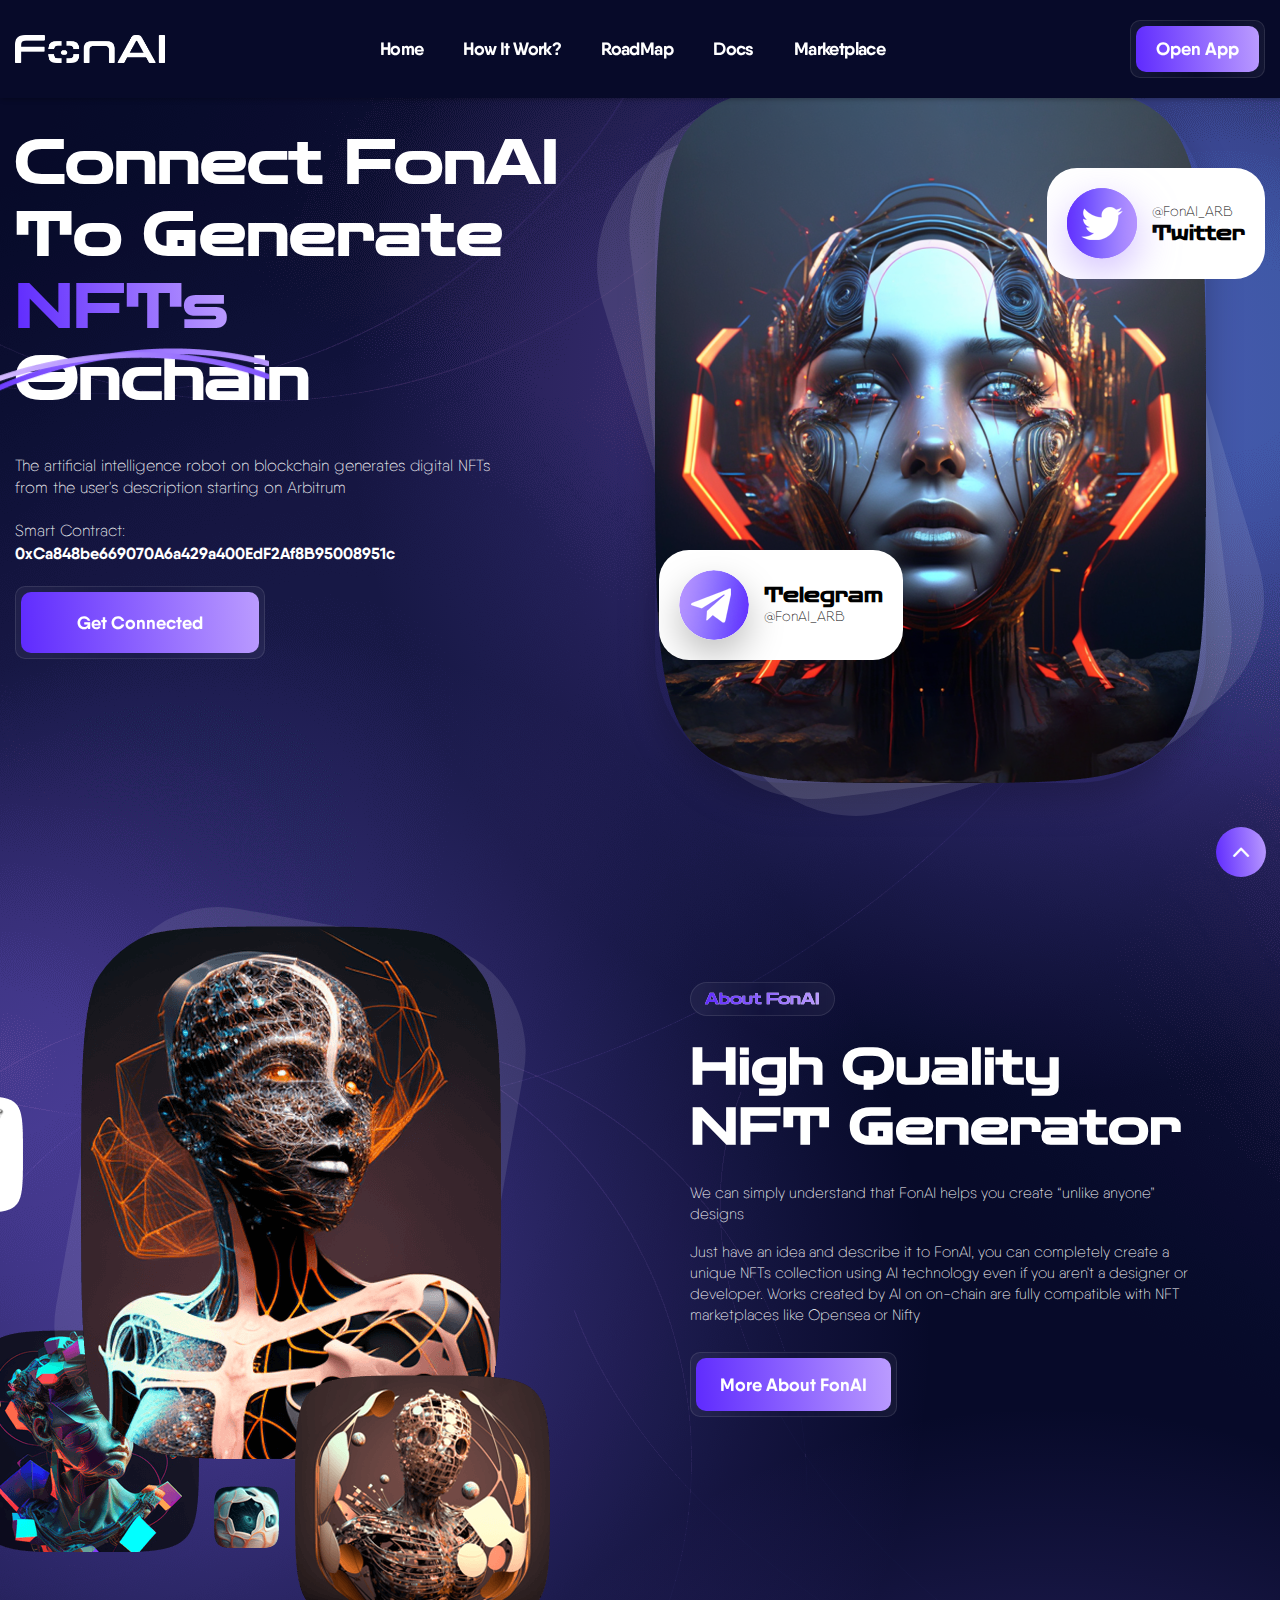
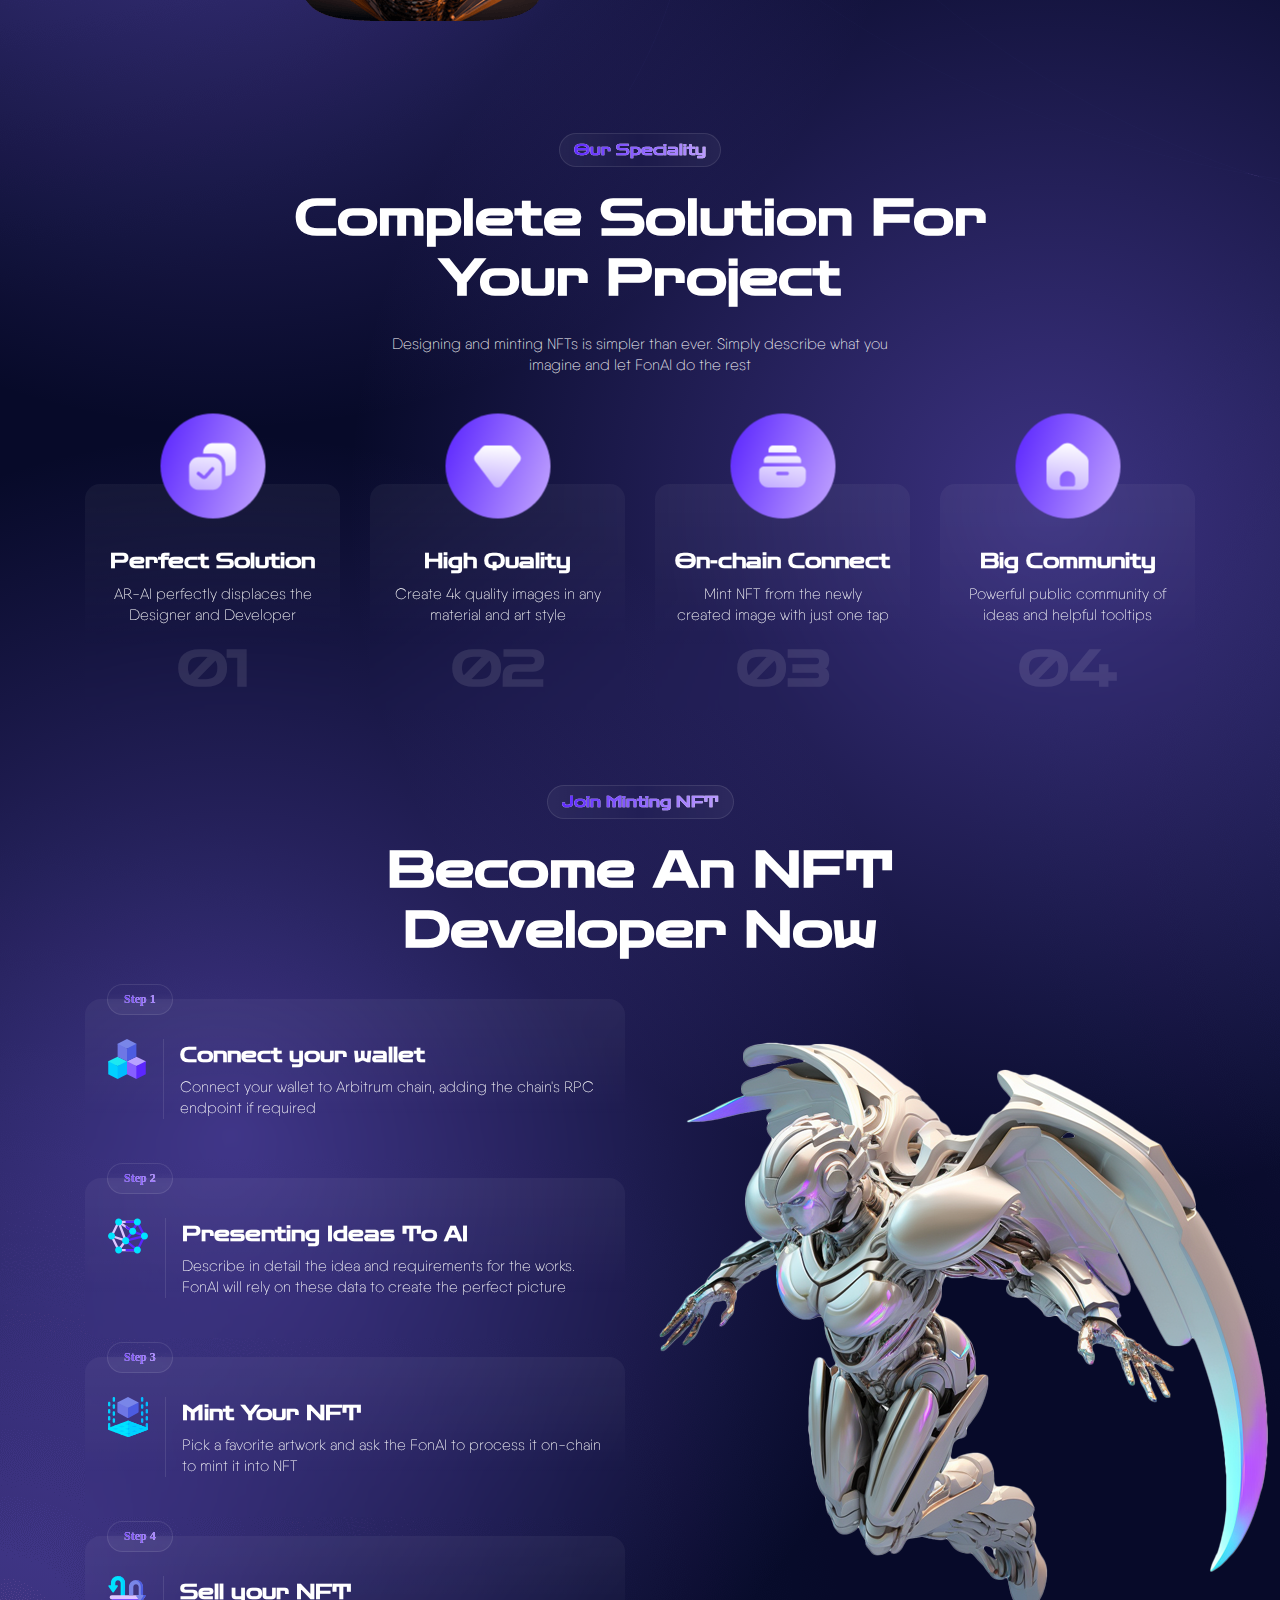
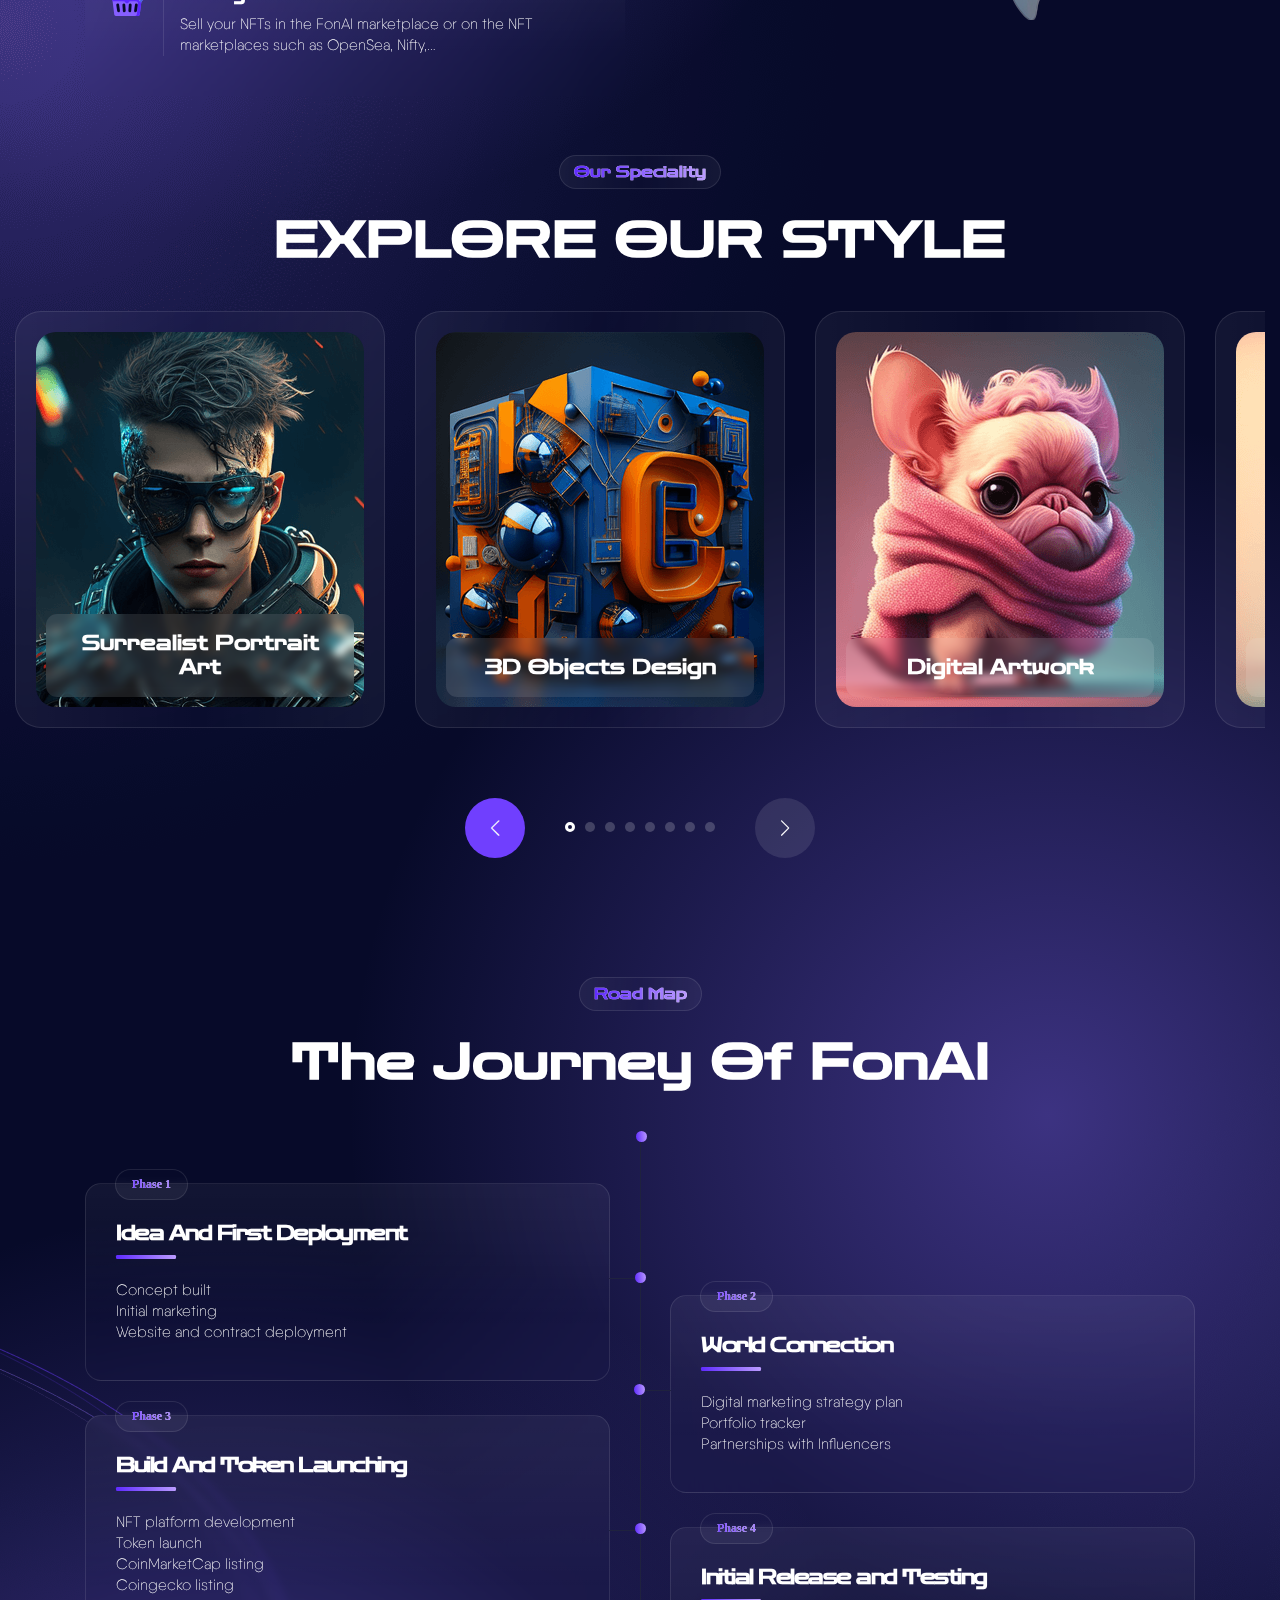
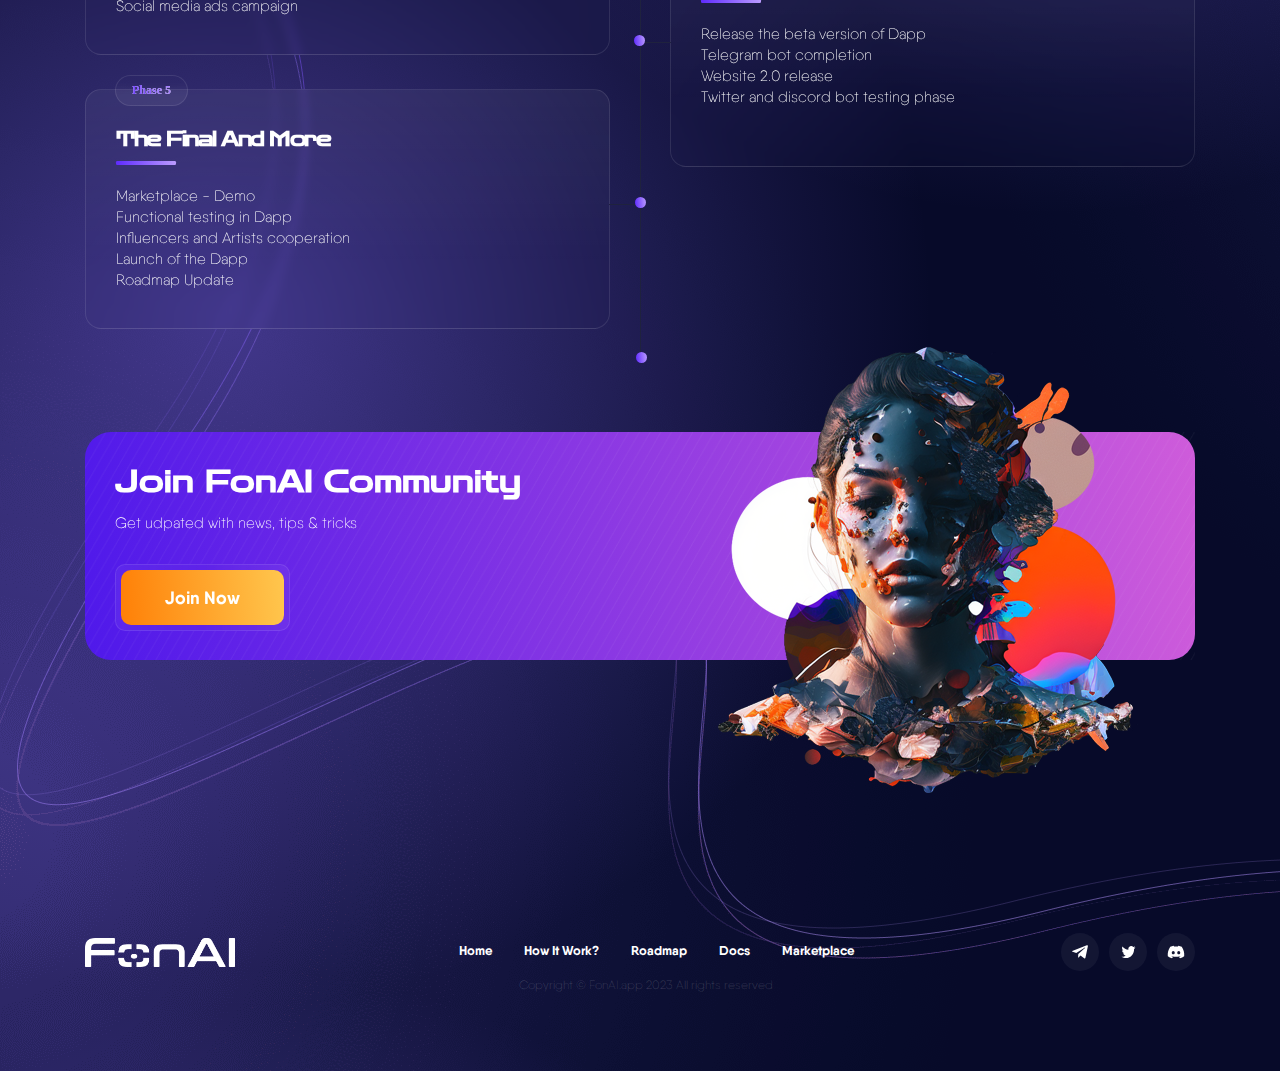
<file: index.html>
<!DOCTYPE html>
<html lang="en">
  <head>
    <meta charset="utf-8" />
    <link rel="icon" href="images/favicon.png" />
    <meta name="viewport" content="width=device-width,initial-scale=1" />
    <meta name="theme-color" content="#000000" />
    <link rel="apple-touch-icon" href="images/favicon.png" />
    <link href="css/aos.css" rel="stylesheet" />
    
    <link rel="stylesheet" href="css/style.css" />
    <link rel="stylesheet" href="css/bootstrap.min.css" />
    <title>FonAI - Draw Your Imagination</title>
    <meta
      name="description"
      content="FonAI is a special artificial intelligence on the blockchain that helps humans create unique NFTs by a short description"
    />
    <meta property="og:title" content="FonAI - Draw Your Imagination" />
    <meta
      property="og:description"
      content="FonAI is a special artificial intelligence on the blockchain that helps humans create unique NFTs by a short description"
    />
    <meta property="og:image" itemprop="image" content="public" />
    <meta name="twitter:card" content="summary_large_image" />
    <meta name="twitter:title" content="FonAI - Draw Your Imagination" />
    <meta
      name="twitter:description"
      content="FonAI is a special artificial intelligence on the blockchain that helps humans create unique NFTs by a short description"
    />
    <meta name="twitter:site" content="@" />
    <meta
      name="twitter:image"
      content="https://imagedelivery.net/R6EoT8PlEFwni6pQ-dSOqg/90955fd1-33e4-49a8-c826-4d4ba1fcbe00/public"
    />
    <!-- <script defer="defer" src="js/main.099d5c3a.js"></script> -->
    <link href="css/main.0d28012d.css" rel="stylesheet" />
  </head>
  <body
    class="is_dark"
    data-aos-easing="ease"
    data-aos-duration="2000"
    data-aos-delay="0"
  >
    <noscript>You need to enable JavaScript to run this app.</noscript>
    <div id="root">
      <header id="header_main" class="header is-fixed">
        <div class="container big">
          <div class="row">
            <div class="col-12">
              <div class="header__body">
                <div class="header__logo">
                  <a
                    ><img
                      id="site-logo"
                      src="images/logo.29032d7af23866f9612e.png"
                      alt="cyfonii"
                  /></a>
                </div>
                <div class="header__right">
                  <nav id="main-nav" class="main-nav">
                    <ul id="menu-primary-menu" class="menu">
                      <li><a>Home</a></li>
                      <li><a>How It Work?</a></li>
                      <li><a>RoadMap</a></li>
                      <li>
                        <a
                          href="https://fonai-app.gitbook.io/whitepaper/"
                          target="_blank"
                          rel="noopener noreferrer"
                          >Docs</a
                        >
                      </li>
                      <li>
                        <a href="#" target="_blank" rel="noopener noreferrer"
                          >Marketplace</a
                        >
                      </li>
                    </ul>
                  </nav>
                  <div class="mobile-button"><span></span></div>
                </div>
                <div class="header__action">
                  <a
                    href="https://generator.fonai.app/"
                    target="_blank"
                    rel="noopener noreferrer"
                    class="action-btn"
                    ><span>Open App</span></a
                  >
                </div>
              </div>
            </div>
          </div>
        </div>
      </header>
      <div class="home-1 wrapper">
        <section class="banner">
          <div class="shape right"></div>
          <div class="container big">
            <div class="row">
              <div class="col-xl-6 col-md-12">
                <div class="banner__left">
                  <div class="block-text">
                    <h2 class="heading">
                      Connect FonAI <br />To Generate
                      <span class="s1 arlo_tm_animation_text_word">NFTs</span>
                      <br />Onchain
                    </h2>
                    <p class="desc">
                      The artificial intelligence robot on blockchain generates
                      digital NFTs from the user's description starting on
                      Arbitrum
                    </p>
                    <p class="desc">
                      Smart Contract:
                      <b>0xCa848be669070A6a429a400EdF2Af8B95008951c</b>
                    </p>
                    <a
                      href="https://generator.fonai.app/"
                      target="_blank"
                      rel="noopener noreferrer"
                      class="action-btn"
                      ><span>Get Connected</span></a
                    >
                  </div>
                </div>
              </div>
              <div class="col-xl-6 col-md-12">
                <div class="banner__right">
                  <div class="image">
                    <img
                      src="images/banner.87fb1c7e3b18927a2fd9.png"
                      alt="cyfonii"
                    />
                  </div>
                  <a
                    class="price"
                    href="https://twitter.com/FonAI_ARB"
                    target="_blank"
                    rel="noopener noreferrer"
                    ><div class="icon">
                      <img
                        src="[data-uri]"
                        alt="cyfonii"
                      />
                    </div>
                    <div class="content">
                      <p>@FonAI_ARB</p>
                      <h5>Twitter</h5>
                    </div></a
                  ><a
                    class="owner"
                    href="https://t.me/FonAI_ARB"
                    target="_blank"
                    rel="noopener noreferrer"
                    ><div class="image">
                      <img
                        src="[data-uri]"
                        alt="cyfonii"
                      />
                    </div>
                    <div class="content">
                      <h5>Telegram</h5>
                      <p>@FonAI_ARB</p>
                    </div></a
                  >
                </div>
              </div>
            </div>
          </div>
        </section>
        <section class="about">
          <div class="shape"></div>
          <div class="container">
            <div class="row rev">
              <div class="col-xl-6 col-md-12">
                <div class="about__right">
                  <div class="images">
                    <img
                      class="img1"
                      src="images/about-01.ffefac4dbbe10d081bf5.png"
                      alt="cyfonii"
                    /><img
                      class="img2"
                      src="[data-uri]"
                      alt="cyfonii"
                    /><img
                      class="img3"
                      src="images/about-03.4b77f0584a4295c1a9da.png"
                      alt="cyfonii"
                    /><img
                      class="img4"
                      src="[data-uri]"
                      alt="cyfonii"
                    /><img
                      class="img5"
                      src="images/about-05.aa19350bbccea6a1ac62.png"
                      alt="cyfonii"
                    />
                  </div>
                </div>
              </div>
              <div class="col-xl-6 col-md-12">
                <div class="block-text">
                  <h6 class="sub-heading"><span>About FonAI</span></h6>
                  <h3 class="heading">High Quality NFT Generator</h3>
                  <p class="mb-17">
                    We can simply understand that FonAI helps you create “unlike
                    anyone” designs
                  </p>
                  <p class="mb-26">
                    Just have an idea and describe it to FonAI, you can
                    completely create a unique NFTs collection using AI
                    technology even if you aren't a designer or developer. Works
                    created by AI on on-chain are fully compatible with NFT
                    marketplaces like Opensea or Nifty
                  </p>
                  <a class="action-btn" href="/about"
                    ><span>More About FonAI</span></a
                  >
                </div>
              </div>
            </div>
          </div>
        </section>
        <section class="speciality">
          <div class="shape right"></div>
          <div class="container">
            <div class="row">
              <div class="col-12">
                <div class="block-text center">
                  <h6 class="sub-heading"><span>Our Speciality</span></h6>
                  <h3 class="heading pd">Complete Solution For Your Project</h3>
                  <p class="">
                    Designing and minting NFTs is simpler than ever. Simply
                    describe what you imagine and let FonAI do the rest
                  </p>
                </div>
              </div>
              <div class="col-xl-3 col-md-6">
                <div class="speciality-box">
                  <div class="icon">
                    <img
                      src="[data-uri]"
                      alt="Cyfonii"
                    />
                  </div>
                  <h5 class="title">Perfect Solution</h5>
                  <p>AR-AI perfectly displaces the Designer and Developer</p>
                  <h3 class="number">01</h3>
                </div>
              </div>
              <div class="col-xl-3 col-md-6">
                <div class="speciality-box">
                  <div class="icon">
                    <img
                      src="[data-uri]"
                      alt="Cyfonii"
                    />
                  </div>
                  <h5 class="title">High Quality</h5>
                  <p>Create 4k quality images in any material and art style</p>
                  <h3 class="number">02</h3>
                </div>
              </div>
              <div class="col-xl-3 col-md-6">
                <div class="speciality-box">
                  <div class="icon">
                    <img
                      src="[data-uri]"
                      alt="Cyfonii"
                    />
                  </div>
                  <h5 class="title">On-chain Connect</h5>
                  <p>Mint NFT from the newly created image with just one tap</p>
                  <h3 class="number">03</h3>
                </div>
              </div>
              <div class="col-xl-3 col-md-6">
                <div class="speciality-box">
                  <div class="icon">
                    <img
                      src="[data-uri]"
                      alt="Cyfonii"
                    />
                  </div>
                  <h5 class="title">Big Community</h5>
                  <p>Powerful public community of ideas and helpful tooltips</p>
                  <h3 class="number">04</h3>
                </div>
              </div>
            </div>
          </div>
        </section>
        <div name="portfolio">
          <section class="portfolio">
            <div class="shape"></div>
            <div class="container">
              <div class="row">
                <div class="col-12">
                  <div class="block-text center">
                    <h6 class="sub-heading"><span>Join Minting NFT</span></h6>
                    <h3 class="heading pd">Become An NFT Developer Now</h3>
                  </div>
                </div>
                <div class="col-xl-6 col-md-6">
                  <div class="portfolio__left">
                    <div class="portfolio-box">
                      <div class="step">Step 1</div>
                      <div class="icon">
                        <img
                          src="fonts/icon-1.f92d6716453648917140d0982c1235c8.svg"
                          alt="Cyfonii"
                        />
                      </div>
                      <div class="content">
                        <h5 class="title">Connect your wallet</h5>
                        <p>
                          Connect your wallet to Arbitrum chain, adding the
                          chain's RPC endpoint if required
                        </p>
                      </div>
                    </div>
                    <div class="portfolio-box">
                      <div class="step">Step 2</div>
                      <div class="icon">
                        <img
                          src="fonts/icon-3.3362ae6a9dd4e1d14fd1400a55131ba0.svg"
                          alt="Cyfonii"
                        />
                      </div>
                      <div class="content">
                        <h5 class="title">Presenting Ideas To AI</h5>
                        <p>
                          Describe in detail the idea and requirements for the
                          works. FonAI will rely on these data to create the
                          perfect picture
                        </p>
                      </div>
                    </div>
                    <div class="portfolio-box">
                      <div class="step">Step 3</div>
                      <div class="icon">
                        <img
                          src="fonts/icon-4.d14354eb7e60d2f3c8ea5cd46c8c5bdc.svg"
                          alt="Cyfonii"
                        />
                      </div>
                      <div class="content">
                        <h5 class="title">Mint Your NFT</h5>
                        <p>
                          Pick a favorite artwork and ask the FonAI to process
                          it on-chain to mint it into NFT
                        </p>
                      </div>
                    </div>
                    <div class="portfolio-box">
                      <div class="step">Step 4</div>
                      <div class="icon">
                        <img
                          src="fonts/icon-2.0f1a333637c772f2ac2dc19dfe37278e.svg"
                          alt="Cyfonii"
                        />
                      </div>
                      <div class="content">
                        <h5 class="title">Sell your NFT</h5>
                        <p>
                          Sell your NFTs in the FonAI marketplace or on the NFT
                          marketplaces such as OpenSea, Nifty,…
                        </p>
                      </div>
                    </div>
                  </div>
                </div>
                <div class="col-xl-6 col-md-6">
                  <div class="portfolio__right">
                    <div
                      class="image aos-init aos-animate"
                      data-aos="fade-left"
                      data-aos-duration="2000"
                    >
                      <img
                        src="images/portfolio.448deaf531060bde56dc.png"
                        alt="cyfonii"
                      />
                    </div>
                  </div>
                </div>
              </div>
            </div>
          </section>
        </div>
        <section class="project">
          <div class="shape right"></div>
          <div class="container">
            <div class="row">
              <div class="col-12">
                <div class="block-text center">
                  <h6 class="sub-heading"><span>Our Speciality</span></h6>
                  <h3 class="heading">EXPLORE OUR STYLE</h3>
                </div>
                <div
                  class="swiper swiper-initialized swiper-horizontal swiper-pointer-events project-swiper"
                >
                  <div class="swiper-button-prev"></div>
                  <div class="swiper-button-next"></div>
                  <div
                    class="swiper-pagination swiper-pagination-clickable swiper-pagination-bullets swiper-pagination-horizontal"
                  >
                    <span
                      class="swiper-pagination-bullet swiper-pagination-bullet-active"
                    ></span
                    ><span class="swiper-pagination-bullet"></span
                    ><span class="swiper-pagination-bullet"></span
                    ><span class="swiper-pagination-bullet"></span
                    ><span class="swiper-pagination-bullet"></span
                    ><span class="swiper-pagination-bullet"></span
                    ><span class="swiper-pagination-bullet"></span
                    ><span class="swiper-pagination-bullet"></span>
                  </div>
                  <div
                    class="swiper-wrapper"
                    style="
                      transition-duration: 0ms;
                      transform: translate3d(-800px, 0px, 0px);
                    "
                  >
                    <div
                      class="swiper-slide swiper-slide-duplicate"
                      data-swiper-slide-index="6"
                      style="width: 370px; margin-right: 30px"
                    >
                      <div class="swiper-slide">
                        <div class="project-box">
                          <div class="image">
                            <a href="/nfts"
                              ><img
                                src="images/project-07.d4203e6fa344b86ccb75.png"
                                alt="Cyfonii"
                            /></a>
                          </div>
                          <div class="content">
                            <a class="h5 title" href="/nfts">Retro Futurism</a>
                          </div>
                        </div>
                      </div>
                    </div>
                    <div
                      class="swiper-slide swiper-slide-duplicate swiper-slide-prev"
                      data-swiper-slide-index="7"
                      style="width: 370px; margin-right: 30px"
                    >
                      <div class="swiper-slide">
                        <div class="project-box">
                          <div class="image">
                            <a href="/nfts"
                              ><img
                                src="images/project-08.a1a6fc0cf320996448fc.png"
                                alt="Cyfonii"
                            /></a>
                          </div>
                          <div class="content">
                            <a class="h5 title" href="/nfts"
                              >Abstract Artwork</a
                            >
                          </div>
                        </div>
                      </div>
                    </div>
                    <div
                      class="swiper-slide swiper-slide-active"
                      data-swiper-slide-index="0"
                      style="width: 370px; margin-right: 30px"
                    >
                      <div class="swiper-slide">
                        <div class="project-box">
                          <div class="image">
                            <a href="/nfts"
                              ><img
                                src="images/project-01.38c98d63d93692fbe3f5.png"
                                alt="Cyfonii"
                            /></a>
                          </div>
                          <div class="content">
                            <a class="h5 title" href="/nfts"
                              >Surrealist Portrait Art</a
                            >
                          </div>
                        </div>
                      </div>
                    </div>
                    <div
                      class="swiper-slide swiper-slide-next"
                      data-swiper-slide-index="1"
                      style="width: 370px; margin-right: 30px"
                    >
                      <div class="swiper-slide">
                        <div class="project-box">
                          <div class="image">
                            <a href="/nfts"
                              ><img
                                src="images/project-02.b5d319750690ec212093.png"
                                alt="Cyfonii"
                            /></a>
                          </div>
                          <div class="content">
                            <a class="h5 title" href="/nfts"
                              >3D Objects Design</a
                            >
                          </div>
                        </div>
                      </div>
                    </div>
                    <div
                      class="swiper-slide"
                      data-swiper-slide-index="2"
                      style="width: 370px; margin-right: 30px"
                    >
                      <div class="swiper-slide">
                        <div class="project-box">
                          <div class="image">
                            <a href="/nfts"
                              ><img
                                src="images/project-03.5522da03d88d73b06b1b.png"
                                alt="Cyfonii"
                            /></a>
                          </div>
                          <div class="content">
                            <a class="h5 title" href="/nfts">Digital Artwork</a>
                          </div>
                        </div>
                      </div>
                    </div>
                    <div
                      class="swiper-slide"
                      data-swiper-slide-index="3"
                      style="width: 370px; margin-right: 30px"
                    >
                      <div class="swiper-slide">
                        <div class="project-box">
                          <div class="image">
                            <a href="/nfts"
                              ><img
                                src="images/project-04.aa936c138980ac3f3d45.png"
                                alt="Cyfonii"
                            /></a>
                          </div>
                          <div class="content">
                            <a class="h5 title" href="/nfts">Vector Design</a>
                          </div>
                        </div>
                      </div>
                    </div>
                    <div
                      class="swiper-slide"
                      data-swiper-slide-index="4"
                      style="width: 370px; margin-right: 30px"
                    >
                      <div class="swiper-slide">
                        <div class="project-box">
                          <div class="image">
                            <a href="/nfts"
                              ><img
                                src="images/project-05.c7d5f36c645768bb62bc.png"
                                alt="Cyfonii"
                            /></a>
                          </div>
                          <div class="content">
                            <a class="h5 title" href="/nfts"
                              >Fantastical Artwork</a
                            >
                          </div>
                        </div>
                      </div>
                    </div>
                    <div
                      class="swiper-slide"
                      data-swiper-slide-index="5"
                      style="width: 370px; margin-right: 30px"
                    >
                      <div class="swiper-slide">
                        <div class="project-box">
                          <div class="image">
                            <a href="/nfts"
                              ><img
                                src="images/project-06.d189a2c866d2bfd0e32d.png"
                                alt="Cyfonii"
                            /></a>
                          </div>
                          <div class="content">
                            <a class="h5 title" href="/nfts">Virtual World</a>
                          </div>
                        </div>
                      </div>
                    </div>
                    <div
                      class="swiper-slide"
                      data-swiper-slide-index="6"
                      style="width: 370px; margin-right: 30px"
                    >
                      <div class="swiper-slide">
                        <div class="project-box">
                          <div class="image">
                            <a href="/nfts"
                              ><img
                                src="images/project-07.d4203e6fa344b86ccb75.png"
                                alt="Cyfonii"
                            /></a>
                          </div>
                          <div class="content">
                            <a class="h5 title" href="/nfts">Retro Futurism</a>
                          </div>
                        </div>
                      </div>
                    </div>
                    <div
                      class="swiper-slide swiper-slide-duplicate-prev"
                      data-swiper-slide-index="7"
                      style="width: 370px; margin-right: 30px"
                    >
                      <div class="swiper-slide">
                        <div class="project-box">
                          <div class="image">
                            <a href="/nfts"
                              ><img
                                src="images/project-08.a1a6fc0cf320996448fc.png"
                                alt="Cyfonii"
                            /></a>
                          </div>
                          <div class="content">
                            <a class="h5 title" href="/nfts"
                              >Abstract Artwork</a
                            >
                          </div>
                        </div>
                      </div>
                    </div>
                    <div
                      class="swiper-slide swiper-slide-duplicate swiper-slide-duplicate-active"
                      data-swiper-slide-index="0"
                      style="width: 370px; margin-right: 30px"
                    >
                      <div class="swiper-slide">
                        <div class="project-box">
                          <div class="image">
                            <a href="/nfts"
                              ><img
                                src="images/project-01.38c98d63d93692fbe3f5.png"
                                alt="Cyfonii"
                            /></a>
                          </div>
                          <div class="content">
                            <a class="h5 title" href="/nfts"
                              >Surrealist Portrait Art</a
                            >
                          </div>
                        </div>
                      </div>
                    </div>
                    <div
                      class="swiper-slide swiper-slide-duplicate swiper-slide-duplicate-next"
                      data-swiper-slide-index="1"
                      style="width: 370px; margin-right: 30px"
                    >
                      <div class="swiper-slide">
                        <div class="project-box">
                          <div class="image">
                            <a href="/nfts"
                              ><img
                                src="images/project-02.b5d319750690ec212093.png"
                                alt="Cyfonii"
                            /></a>
                          </div>
                          <div class="content">
                            <a class="h5 title" href="/nfts"
                              >3D Objects Design</a
                            >
                          </div>
                        </div>
                      </div>
                    </div>
                  </div>
                </div>
              </div>
            </div>
          </div>
        </section>
        <div name="roadmap">
          <section class="roadmap">
            <img
              src="images/line.3a6a07c6db5f75eeb158.png"
              alt=""
              class="img-line"
            />
            <div class="shape"></div>
            <div class="container">
              <div class="row">
                <div class="col-12">
                  <div class="block-text center">
                    <h6 class="sub-heading"><span>Road Map</span></h6>
                    <h3 class="heading pd">The Journey Of FonAI</h3>
                  </div>
                  <div
                    class="roadmap__main aos-init aos-animate"
                    data-aos="fade-up"
                    data-aos-duration="2000"
                  >
                    <div class="roadmap-box">
                      <div class="time">Phase 1</div>
                      <div class="content">
                        <h5 class="title">Idea And First Deployment</h5>
                        <p class="text">Concept built</p>
                        <p class="text">Initial marketing</p>
                        <p class="text">Website and contract deployment</p>
                      </div>
                    </div>
                    <div class="roadmap-box right">
                      <div class="time">Phase 2</div>
                      <div class="content">
                        <h5 class="title">World Connection</h5>
                        <p class="text">Digital marketing strategy plan</p>
                        <p class="text">Portfolio tracker</p>
                        <p class="text">Partnerships with Influencers</p>
                      </div>
                    </div>
                    <div class="roadmap-box">
                      <div class="time">Phase 3</div>
                      <div class="content">
                        <h5 class="title">Build And Token Launching</h5>
                        <p class="text">NFT platform development</p>
                        <p class="text">Token launch</p>
                        <p class="text">CoinMarketCap listing</p>
                        <p class="text">Coingecko listing</p>
                        <p class="text">Social media ads campaign</p>
                      </div>
                    </div>
                    <div class="roadmap-box right">
                      <div class="time">Phase 4</div>
                      <div class="content">
                        <h5 class="title">Initial Release and Testing</h5>
                        <p class="text">Release the beta version of Dapp</p>
                        <p class="text">Telegram bot completion</p>
                        <p class="text">Website 2.0 release</p>
                        <p class="text">
                          Twitter and discord bot testing phase
                        </p>
                      </div>
                    </div>
                    <div class="roadmap-box">
                      <div class="time">Phase 5</div>
                      <div class="content">
                        <h5 class="title">The Final And More</h5>
                        <p class="text">Marketplace - Demo</p>
                        <p class="text">Functional testing in Dapp</p>
                        <p class="text">Influencers and Artists cooperation</p>
                        <p class="text">Launch of the Dapp</p>
                        <p class="text">Roadmap Update</p>
                      </div>
                    </div>
                    <div class="icon"></div>
                    <div class="icon bottom"></div>
                  </div>
                </div>
              </div>
            </div>
          </section>
        </div>
        <div name="contact">
          <section class="create">
            <div class="container">
              <div class="row">
                <div class="col-12">
                  <div class="create__main">
                    <div class="content">
                      <h4 class="heading">Join FonAI Community</h4>
                      <p>Get udpated with news, tips &amp; tricks</p>
                      <a class="action-btn" href="/contact"
                        ><span>Join Now</span></a
                      >
                    </div>
                    <img
                      src="images/create.3568973ba97e882733e5.png"
                      alt="Cyfonii"
                    />
                  </div>
                </div>
              </div>
            </div>
          </section>
        </div>
        <footer class="footer">
          <div class="shape"></div>
          <div class="container">
            <div class="row">
              <div class="col-md-12">
                <div class="footer__bottom">
                  <a class="logo"
                    ><img
                      src="images/logo.29032d7af23866f9612e.png"
                      alt="Cyfonii"
                  /></a>
                  <div class="center mb--30">
                    <ul class="list">
                      <li><a>Home</a></li>
                      <li><a>How It Work?</a></li>
                      <li><a>Roadmap</a></li>
                      <li>
                        <a
                          href="https://fonai-app.gitbook.io/whitepaper/"
                          target="_blank"
                          rel="noopener noreferrer"
                          >Docs</a
                        >
                      </li>
                      <li>
                        <a href="#" target="_blank" rel="noopener noreferrer"
                          >Marketplace</a
                        >
                      </li>
                    </ul>
                    <p>Copyright © FonAI.app 2023 All rights reserved</p>
                  </div>
                  <ul class="list-social">
                    <li>
                      <a
                        href="https://t.me/FonAI_ARB"
                        target="_blank"
                        rel="noopener noreferrer"
                        ><svg
                          stroke="currentColor"
                          fill="currentColor"
                          stroke-width="0"
                          viewBox="0 0 448 512"
                          height="1em"
                          width="1em"
                          xmlns="http://www.w3.org/2000/svg"
                        >
                          <path
                            d="M446.7 98.6l-67.6 318.8c-5.1 22.5-18.4 28.1-37.3 17.5l-103-75.9-49.7 47.8c-5.5 5.5-10.1 10.1-20.7 10.1l7.4-104.9 190.9-172.5c8.3-7.4-1.8-11.5-12.9-4.1L117.8 284 16.2 252.2c-22.1-6.9-22.5-22.1 4.6-32.7L418.2 66.4c18.4-6.9 34.5 4.1 28.5 32.2z"
                          ></path></svg
                      ></a>
                    </li>
                    <li>
                      <a
                        href="https://twitter.com/FonAI_ARB"
                        target="_blank"
                        rel="noopener noreferrer"
                        ><svg
                          width="15"
                          height="12"
                          viewBox="0 0 15 12"
                          fill="none"
                          xmlns="http://www.w3.org/2000/svg"
                        >
                          <path
                            d="M14.5 1.42062C13.9794 1.66154 13.4246 1.82123 12.8462 1.89877C13.4412 1.524 13.8954 0.935077 14.1089 0.225231C13.5541 0.574154 12.9416 0.820615 12.2889 0.958154C11.7621 0.366462 11.0114 0 10.1924 0C8.60337 0 7.32412 1.36062 7.32412 3.02862C7.32412 3.26862 7.34338 3.49938 7.39062 3.71908C5.0045 3.59631 2.89313 2.38985 1.47475 0.552C1.22712 1.00523 1.08188 1.524 1.08188 2.08246C1.08188 3.13108 1.59375 4.06062 2.35675 4.59877C1.89562 4.58954 1.44325 4.44831 1.06 4.22585C1.06 4.23508 1.06 4.24708 1.06 4.25908C1.06 5.73046 2.05487 6.95262 3.3595 7.23415C3.12587 7.30154 2.87125 7.33385 2.607 7.33385C2.42325 7.33385 2.23775 7.32277 2.06362 7.28215C2.4355 8.48123 3.49075 9.36277 4.7455 9.39138C3.769 10.1972 2.52912 10.6828 1.18688 10.6828C0.9515 10.6828 0.72575 10.6717 0.5 10.6412C1.77137 11.5062 3.27813 12 4.903 12C10.1845 12 13.072 7.38462 13.072 3.384C13.072 3.25015 13.0676 3.12092 13.0615 2.99262C13.6311 2.56615 14.1097 2.03354 14.5 1.42062Z"
                            fill="white"
                          ></path></svg
                      ></a>
                    </li>
                    <li>
                      <a
                        href="https://discord.gg/SmTVCyHRsX"
                        target="_blank"
                        rel="noopener noreferrer"
                        ><svg
                          stroke="currentColor"
                          fill="currentColor"
                          stroke-width="0"
                          viewBox="0 0 640 512"
                          height="1em"
                          width="1em"
                          xmlns="http://www.w3.org/2000/svg"
                        >
                          <path
                            d="M524.531,69.836a1.5,1.5,0,0,0-.764-.7A485.065,485.065,0,0,0,404.081,32.03a1.816,1.816,0,0,0-1.923.91,337.461,337.461,0,0,0-14.9,30.6,447.848,447.848,0,0,0-134.426,0,309.541,309.541,0,0,0-15.135-30.6,1.89,1.89,0,0,0-1.924-.91A483.689,483.689,0,0,0,116.085,69.137a1.712,1.712,0,0,0-.788.676C39.068,183.651,18.186,294.69,28.43,404.354a2.016,2.016,0,0,0,.765,1.375A487.666,487.666,0,0,0,176.02,479.918a1.9,1.9,0,0,0,2.063-.676A348.2,348.2,0,0,0,208.12,430.4a1.86,1.86,0,0,0-1.019-2.588,321.173,321.173,0,0,1-45.868-21.853,1.885,1.885,0,0,1-.185-3.126c3.082-2.309,6.166-4.711,9.109-7.137a1.819,1.819,0,0,1,1.9-.256c96.229,43.917,200.41,43.917,295.5,0a1.812,1.812,0,0,1,1.924.233c2.944,2.426,6.027,4.851,9.132,7.16a1.884,1.884,0,0,1-.162,3.126,301.407,301.407,0,0,1-45.89,21.83,1.875,1.875,0,0,0-1,2.611,391.055,391.055,0,0,0,30.014,48.815,1.864,1.864,0,0,0,2.063.7A486.048,486.048,0,0,0,610.7,405.729a1.882,1.882,0,0,0,.765-1.352C623.729,277.594,590.933,167.465,524.531,69.836ZM222.491,337.58c-28.972,0-52.844-26.587-52.844-59.239S193.056,219.1,222.491,219.1c29.665,0,53.306,26.82,52.843,59.239C275.334,310.993,251.924,337.58,222.491,337.58Zm195.38,0c-28.971,0-52.843-26.587-52.843-59.239S388.437,219.1,417.871,219.1c29.667,0,53.307,26.82,52.844,59.239C470.715,310.993,447.538,337.58,417.871,337.58Z"
                          ></path></svg
                      ></a>
                    </li>
                  </ul>
                </div>
              </div>
            </div>
          </div>
          <a id="scroll-top"><span class="icon-arrow-top"></span></a>
        </footer>
      </div>
    </div>
  </body>
</html>
</file>
<file: css/style.css>
@font-face {
  font-family: 'icomoon';
  src:  url('../fonts/icomoon.eot');
  src:  url('../fonts/icomoon.eot#iefix') format('embedded-opentype'),
    url('../fonts/icomoon.ttf') format('truetype'),
    url('../fonts/icomoon.woff') format('woff'),
    url('../fonts/icomoon.svg#icomoon') format('svg');
  font-weight: normal;
  font-style: normal;
  font-display: block;
}

[class^="icon-"], [class*=" icon-"] {
  /* use !important to prevent issues with browser extensions that change fonts */
  font-family: 'icomoon' !important;
  speak: never;
  font-style: normal;
  font-weight: normal;
  font-variant: normal;
  text-transform: none;
  line-height: 1;

  /* Better Font Rendering =========== */
  -webkit-font-smoothing: antialiased;
  -moz-osx-font-smoothing: grayscale;
}

.icon-arrow-top:before {
  content: "\e90a";
  color: #fff;
}
.icon-arrow-left:before {
  content: "\e90b";
  color: #fff;
}
.icon-arrow-right:before {
  content: "\e90c";
  color: #fff;
}
.icon-collec .path1:before {
  content: "\e90d";
  color: rgb(222, 199, 255);
}
.icon-collec .path2:before {
  content: "\e90e";
  margin-left: -1.111328125em;
  color: rgb(92, 39, 254);
}
.icon-collec .path3:before {
  content: "\e90f";
  margin-left: -1.111328125em;
  color: rgb(222, 199, 255);
}
.icon-collec .path4:before {
  content: "\e910";
  margin-left: -1.111328125em;
  color: rgb(92, 39, 254);
}
.icon-collec .path5:before {
  content: "\e911";
  margin-left: -1.111328125em;
  color: rgb(92, 39, 254);
}
.icon-collec .path6:before {
  content: "\e912";
  margin-left: -1.111328125em;
  color: rgb(222, 199, 255);
}
.icon-collec .path7:before {
  content: "\e913";
  margin-left: -1.111328125em;
  color: rgb(222, 199, 255);
}
.icon-collec .path8:before {
  content: "\e914";
  margin-left: -1.111328125em;
  color: rgb(92, 39, 254);
}
.icon-collec .path9:before {
  content: "\e915";
  margin-left: -1.111328125em;
  color: rgb(92, 39, 254);
}
.icon-collec .path10:before {
  content: "\e916";
  margin-left: -1.111328125em;
  color: rgb(222, 199, 255);
}
.icon-collec .path11:before {
  content: "\e917";
  margin-left: -1.111328125em;
  color: rgb(92, 39, 254);
}
.icon-collec .path12:before {
  content: "\e918";
  margin-left: -1.111328125em;
  color: rgb(222, 199, 255);
}
.icon-collec .path13:before {
  content: "\e919";
  margin-left: -1.111328125em;
  color: rgb(92, 39, 254);
}
.icon-collec .path14:before {
  content: "\e91a";
  margin-left: -1.111328125em;
  color: rgb(222, 199, 255);
}
.icon-collec .path15:before {
  content: "\e91b";
  margin-left: -1.111328125em;
  color: rgb(222, 199, 255);
}
.icon-collec .path16:before {
  content: "\e91c";
  margin-left: -1.111328125em;
  color: rgb(92, 39, 254);
}
.icon-collec .path17:before {
  content: "\e91d";
  margin-left: -1.111328125em;
  color: rgb(92, 39, 254);
}
.icon-collec .path18:before {
  content: "\e91e";
  margin-left: -1.111328125em;
  color: rgb(92, 39, 254);
}
.icon-collec .path19:before {
  content: "\e91f";
  margin-left: -1.111328125em;
  color: rgb(0, 227, 255);
}
.icon-collec .path20:before {
  content: "\e920";
  margin-left: -1.111328125em;
  color: rgb(0, 227, 255);
}
.icon-collec .path21:before {
  content: "\e921";
  margin-left: -1.111328125em;
  color: rgb(0, 227, 255);
}
.icon-collec .path22:before {
  content: "\e922";
  margin-left: -1.111328125em;
  color: rgb(0, 227, 255);
}
.icon-collec .path23:before {
  content: "\e923";
  margin-left: -1.111328125em;
  color: rgb(0, 227, 255);
}
.icon-collec .path24:before {
  content: "\e924";
  margin-left: -1.111328125em;
  color: rgb(0, 227, 255);
}
.icon-collec .path25:before {
  content: "\e925";
  margin-left: -1.111328125em;
  color: rgb(0, 227, 255);
}
.icon-collec .path26:before {
  content: "\e926";
  margin-left: -1.111328125em;
  color: rgb(0, 227, 255);
}
.icon-collec .path27:before {
  content: "\e927";
  margin-left: -1.111328125em;
  color: rgb(0, 227, 255);
}
.icon-collection:before {
  content: "\e928";
}
.icon-community:before {
  content: "\e929";
}
.icon-date:before {
  content: "\e92a";
}
.icon-facebook:before {
  content: "\e92b";
  color: #fff;
}
.icon-image:before {
  content: "\e92c";
}
.icon-linkedin:before {
  content: "\e92d";
  color: #fff;
}
.icon-nft .path1:before {
  content: "\e92e";
  color: rgb(0, 227, 255);
}
.icon-nft .path2:before {
  content: "\e92f";
  margin-left: -0.9501953125em;
  color: rgb(0, 208, 255);
}
.icon-nft .path3:before {
  content: "\e930";
  margin-left: -0.9501953125em;
  color: rgb(134, 95, 255);
}
.icon-nft .path4:before {
  content: "\e931";
  margin-left: -0.9501953125em;
  color: rgb(92, 39, 254);
}
.icon-nft .path5:before {
  content: "\e932";
  margin-left: -0.9501953125em;
  color: rgb(7, 10, 41);
}
.icon-nft .path6:before {
  content: "\e933";
  margin-left: -0.9501953125em;
  color: rgb(7, 10, 41);
}
.icon-nft .path7:before {
  content: "\e934";
  margin-left: -0.9501953125em;
  color: rgb(7, 10, 41);
}
.icon-nft .path8:before {
  content: "\e935";
  margin-left: -0.9501953125em;
  color: rgb(7, 10, 41);
}
.icon-nft .path9:before {
  content: "\e936";
  margin-left: -0.9501953125em;
  color: rgb(222, 199, 255);
}
.icon-nft .path10:before {
  content: "\e937";
  margin-left: -0.9501953125em;
  color: rgb(252, 168, 99);
}
.icon-nft .path11:before {
  content: "\e938";
  margin-left: -0.9501953125em;
  color: rgb(121, 134, 232);
}
.icon-nft .path12:before {
  content: "\e939";
  margin-left: -0.9501953125em;
  color: rgb(76, 92, 225);
}
.icon-plan:before {
  content: "\e93a";
  color: #fff;
}
.icon-quality:before {
  content: "\e93b";
}
.icon-resource:before {
  content: "\e93c";
}
.icon-search:before {
  content: "\e93d";
}
.icon-trading:before {
  content: "\e93e";
}
.icon-twiter:before {
  content: "\e93f";
  color: #fff;
}
.icon-users:before {
  content: "\e940";
}
.icon-wallet .path1:before {
  content: "\e941";
  color: rgb(29, 232, 241);
}
.icon-wallet .path2:before {
  content: "\e942";
  margin-left: -0.9501953125em;
  color: rgb(0, 208, 255);
}
.icon-wallet .path3:before {
  content: "\e943";
  margin-left: -0.9501953125em;
  color: rgb(0, 187, 255);
}
.icon-wallet .path4:before {
  content: "\e944";
  margin-left: -0.9501953125em;
  color: rgb(185, 162, 255);
}
.icon-wallet .path5:before {
  content: "\e945";
  margin-left: -0.9501953125em;
  color: rgb(134, 95, 255);
}
.icon-wallet .path6:before {
  content: "\e946";
  margin-left: -0.9501953125em;
  color: rgb(92, 39, 254);
}
.icon-wallet .path7:before {
  content: "\e947";
  margin-left: -0.9501953125em;
  color: rgb(121, 134, 232);
}
.icon-wallet .path8:before {
  content: "\e948";
  margin-left: -0.9501953125em;
  color: rgb(110, 119, 229);
}
.icon-wallet .path9:before {
  content: "\e949";
  margin-left: -0.9501953125em;
  color: rgb(76, 92, 225);
}
.icon-youtobe:before {
  content: "\e94a";
  color: #fff;
}
.icon-plus:before {
  content: "\e900";
  color: #fff;
}
.icon-logo-01:before {
  content: "\e909";
  color: #fff;
}
.icon-logo-02:before {
  content: "\e901";
  color: #fff;
}
.icon-logo-03:before {
  content: "\e902";
  color: #fff;
}
.icon-logo-04:before {
  content: "\e903";
  color: #fff;
}
.icon-logo-05 .path1:before {
  content: "\e904";
  color: rgb(255, 255, 255);
}
.icon-logo-05 .path2:before {
  content: "\e905";
  margin-left: -0.97265625em;
  color: rgb(255, 255, 255);
  opacity: 0.5;
}
.icon-logo-05 .path3:before {
  content: "\e906";
  margin-left: -0.97265625em;
  color: rgb(255, 255, 255);
}
.icon-logo-05 .path4:before {
  content: "\e907";
  margin-left: -0.97265625em;
  color: rgb(255, 255, 255);
  opacity: 0.5;
}
.icon-logo-06:before {
  content: "\e908";
  color: #fff;
}
</file>
<file: css/main.0d28012d.css>
@import url(../conthrax.html);@import url(css2.css);.footer__bottom .logo img{width:150px}@font-face{font-family:swiper-icons;font-style:normal;font-weight:400;src:url("data:application/font-woff;charset=utf-8;base64, [base64]//wADZ2x5ZgAAAywAAADMAAAD2MHtryVoZWFkAAABbAAAADAAAAA2E2+eoWhoZWEAAAGcAAAAHwAAACQC9gDzaG10eAAAAigAAAAZAAAArgJkABFsb2NhAAAC0AAAAFoAAABaFQAUGG1heHAAAAG8AAAAHwAAACAAcABAbmFtZQAAA/gAAAE5AAACXvFdBwlwb3N0AAAFNAAAAGIAAACE5s74hXjaY2BkYGAAYpf5Hu/j+W2+MnAzMYDAzaX6QjD6/4//Bxj5GA8AuRwMYGkAPywL13jaY2BkYGA88P8Agx4j+/8fQDYfA1AEBWgDAIB2BOoAeNpjYGRgYNBh4GdgYgABEMnIABJzYNADCQAACWgAsQB42mNgYfzCOIGBlYGB0YcxjYGBwR1Kf2WQZGhhYGBiYGVmgAFGBiQQkOaawtDAoMBQxXjg/wEGPcYDDA4wNUA2CCgwsAAAO4EL6gAAeNpj2M0gyAACqxgGNWBkZ2D4/wMA+xkDdgAAAHjaY2BgYGaAYBkGRgYQiAHyGMF8FgYHIM3DwMHABGQrMOgyWDLEM1T9/w8UBfEMgLzE////P/5//f/V/xv+r4eaAAeMbAxwIUYmIMHEgKYAYjUcsDAwsLKxc3BycfPw8jEQA/[base64]/uznmfPFBNODM2K7MTQ45YEAZqGP81AmGGcF3iPqOop0r1SPTaTbVkfUe4HXj97wYE+yNwWYxwWu4v1ugWHgo3S1XdZEVqWM7ET0cfnLGxWfkgR42o2PvWrDMBSFj/IHLaF0zKjRgdiVMwScNRAoWUoH78Y2icB/yIY09An6AH2Bdu/UB+yxopYshQiEvnvu0dURgDt8QeC8PDw7Fpji3fEA4z/PEJ6YOB5hKh4dj3EvXhxPqH/SKUY3rJ7srZ4FZnh1PMAtPhwP6fl2PMJMPDgeQ4rY8YT6Gzao0eAEA409DuggmTnFnOcSCiEiLMgxCiTI6Cq5DZUd3Qmp10vO0LaLTd2cjN4fOumlc7lUYbSQcZFkutRG7g6JKZKy0RmdLY680CDnEJ+UMkpFFe1RN7nxdVpXrC4aTtnaurOnYercZg2YVmLN/d/gczfEimrE/fs/bOuq29Zmn8tloORaXgZgGa78yO9/cnXm2BpaGvq25Dv9S4E9+5SIc9PqupJKhYFSSl47+Qcr1mYNAAAAeNptw0cKwkAAAMDZJA8Q7OUJvkLsPfZ6zFVERPy8qHh2YER+3i/BP83vIBLLySsoKimrqKqpa2hp6+jq6RsYGhmbmJqZSy0sraxtbO3sHRydnEMU4uR6yx7JJXveP7WrDycAAAAAAAH//wACeNpjYGRgYOABYhkgZgJCZgZNBkYGLQZtIJsFLMYAAAw3ALgAeNolizEKgDAQBCchRbC2sFER0YD6qVQiBCv/H9ezGI6Z5XBAw8CBK/m5iQQVauVbXLnOrMZv2oLdKFa8Pjuru2hJzGabmOSLzNMzvutpB3N42mNgZGBg4GKQYzBhYMxJLMlj4GBgAYow/P/PAJJhLM6sSoWKfWCAAwDAjgbRAAB42mNgYGBkAIIbCZo5IPrmUn0hGA0AO8EFTQAA") format("woff")}:root{--swiper-theme-color:#007aff}.swiper{list-style:none;margin-left:auto;margin-right:auto;overflow:hidden;padding:0;position:relative;z-index:1}.swiper-vertical>.swiper-wrapper{flex-direction:column}.swiper-wrapper{box-sizing:content-box;display:flex;height:100%;position:relative;transition-property:-webkit-transform;transition-property:transform;transition-property:transform,-webkit-transform;width:100%;z-index:1}.swiper-android .swiper-slide,.swiper-wrapper{-webkit-transform:translateZ(0);transform:translateZ(0)}.swiper-pointer-events{touch-action:pan-y}.swiper-pointer-events.swiper-vertical{touch-action:pan-x}.swiper-slide{flex-shrink:0;height:100%;position:relative;transition-property:-webkit-transform;transition-property:transform;transition-property:transform,-webkit-transform;width:100%}.swiper-slide-invisible-blank{visibility:hidden}.swiper-autoheight,.swiper-autoheight .swiper-slide{height:auto}.swiper-autoheight .swiper-wrapper{align-items:flex-start;transition-property:height,-webkit-transform;transition-property:transform,height;transition-property:transform,height,-webkit-transform}.swiper-backface-hidden .swiper-slide{-webkit-backface-visibility:hidden;backface-visibility:hidden;-webkit-transform:translateZ(0);transform:translateZ(0)}.swiper-3d,.swiper-3d.swiper-css-mode .swiper-wrapper{-webkit-perspective:1200px;perspective:1200px}.swiper-3d .swiper-cube-shadow,.swiper-3d .swiper-slide,.swiper-3d .swiper-slide-shadow,.swiper-3d .swiper-slide-shadow-bottom,.swiper-3d .swiper-slide-shadow-left,.swiper-3d .swiper-slide-shadow-right,.swiper-3d .swiper-slide-shadow-top,.swiper-3d .swiper-wrapper{-webkit-transform-style:preserve-3d;transform-style:preserve-3d}.swiper-3d .swiper-slide-shadow,.swiper-3d .swiper-slide-shadow-bottom,.swiper-3d .swiper-slide-shadow-left,.swiper-3d .swiper-slide-shadow-right,.swiper-3d .swiper-slide-shadow-top{height:100%;left:0;pointer-events:none;position:absolute;top:0;width:100%;z-index:10}.swiper-3d .swiper-slide-shadow{background:rgba(0,0,0,.15)}.swiper-3d .swiper-slide-shadow-left{background-image:linear-gradient(270deg,rgba(0,0,0,.5),transparent)}.swiper-3d .swiper-slide-shadow-right{background-image:linear-gradient(90deg,rgba(0,0,0,.5),transparent)}.swiper-3d .swiper-slide-shadow-top{background-image:linear-gradient(0deg,rgba(0,0,0,.5),transparent)}.swiper-3d .swiper-slide-shadow-bottom{background-image:linear-gradient(180deg,rgba(0,0,0,.5),transparent)}.swiper-css-mode>.swiper-wrapper{-ms-overflow-style:none;overflow:auto;scrollbar-width:none}.swiper-css-mode>.swiper-wrapper::-webkit-scrollbar{display:none}.swiper-css-mode>.swiper-wrapper>.swiper-slide{scroll-snap-align:start start}.swiper-horizontal.swiper-css-mode>.swiper-wrapper{-ms-scroll-snap-type:x mandatory;scroll-snap-type:x mandatory}.swiper-vertical.swiper-css-mode>.swiper-wrapper{-ms-scroll-snap-type:y mandatory;scroll-snap-type:y mandatory}.swiper-centered>.swiper-wrapper:before{content:"";flex-shrink:0;order:9999}.swiper-centered.swiper-horizontal>.swiper-wrapper>.swiper-slide:first-child{-webkit-margin-start:var(--swiper-centered-offset-before);margin-inline-start:var(--swiper-centered-offset-before)}.swiper-centered.swiper-horizontal>.swiper-wrapper:before{height:100%;width:var(--swiper-centered-offset-after)}.swiper-centered.swiper-vertical>.swiper-wrapper>.swiper-slide:first-child{-webkit-margin-before:var(--swiper-centered-offset-before);margin-block-start:var(--swiper-centered-offset-before)}.swiper-centered.swiper-vertical>.swiper-wrapper:before{height:var(--swiper-centered-offset-after);width:100%}.swiper-centered>.swiper-wrapper>.swiper-slide{scroll-snap-align:center center}:root{--swiper-navigation-size:44px}.swiper-button-next,.swiper-button-prev{align-items:center;color:var(--swiper-theme-color);color:var(--swiper-navigation-color,var(--swiper-theme-color));cursor:pointer;display:flex;height:44px;height:var(--swiper-navigation-size);justify-content:center;margin-top:-22px;margin-top:calc(0px - var(--swiper-navigation-size)/2);position:absolute;top:50%;width:27px;width:calc(var(--swiper-navigation-size)/44*27);z-index:10}.swiper-button-next.swiper-button-disabled,.swiper-button-prev.swiper-button-disabled{cursor:auto;opacity:.35;pointer-events:none}.swiper-button-next:after,.swiper-button-prev:after{font-family:swiper-icons;font-size:44px;font-size:var(--swiper-navigation-size);font-variant:normal;letter-spacing:0;line-height:1;text-transform:none!important;text-transform:none}.swiper-button-prev,.swiper-rtl .swiper-button-next{left:10px;right:auto}.swiper-button-prev:after,.swiper-rtl .swiper-button-next:after{content:"prev"}.swiper-button-next,.swiper-rtl .swiper-button-prev{left:auto;right:10px}.swiper-button-next:after,.swiper-rtl .swiper-button-prev:after{content:"next"}.swiper-button-lock{display:none}.swiper-pagination{position:absolute;text-align:center;-webkit-transform:translateZ(0);transform:translateZ(0);transition:opacity .3s;z-index:10}.swiper-pagination.swiper-pagination-hidden{opacity:0}.swiper-horizontal>.swiper-pagination-bullets,.swiper-pagination-bullets.swiper-pagination-horizontal,.swiper-pagination-custom,.swiper-pagination-fraction{bottom:10px;left:0;width:100%}.swiper-pagination-bullets-dynamic{font-size:0;overflow:hidden}.swiper-pagination-bullets-dynamic .swiper-pagination-bullet{position:relative;-webkit-transform:scale(.33);transform:scale(.33)}.swiper-pagination-bullets-dynamic .swiper-pagination-bullet-active,.swiper-pagination-bullets-dynamic .swiper-pagination-bullet-active-main{-webkit-transform:scale(1);transform:scale(1)}.swiper-pagination-bullets-dynamic .swiper-pagination-bullet-active-prev{-webkit-transform:scale(.66);transform:scale(.66)}.swiper-pagination-bullets-dynamic .swiper-pagination-bullet-active-prev-prev{-webkit-transform:scale(.33);transform:scale(.33)}.swiper-pagination-bullets-dynamic .swiper-pagination-bullet-active-next{-webkit-transform:scale(.66);transform:scale(.66)}.swiper-pagination-bullets-dynamic .swiper-pagination-bullet-active-next-next{-webkit-transform:scale(.33);transform:scale(.33)}.swiper-pagination-bullet{background:#000;background:var(--swiper-pagination-bullet-inactive-color,#000);border-radius:50%;display:inline-block;height:8px;height:var(--swiper-pagination-bullet-height,var(--swiper-pagination-bullet-size,8px));opacity:.2;opacity:var(--swiper-pagination-bullet-inactive-opacity,.2);width:8px;width:var(--swiper-pagination-bullet-width,var(--swiper-pagination-bullet-size,8px))}button.swiper-pagination-bullet{-webkit-appearance:none;appearance:none;border:none;box-shadow:none;margin:0;padding:0}.swiper-pagination-clickable .swiper-pagination-bullet{cursor:pointer}.swiper-pagination-bullet:only-child{display:none!important}.swiper-pagination-bullet-active{background:var(--swiper-theme-color);background:var(--swiper-pagination-color,var(--swiper-theme-color));opacity:1;opacity:var(--swiper-pagination-bullet-opacity,1)}.swiper-pagination-vertical.swiper-pagination-bullets,.swiper-vertical>.swiper-pagination-bullets{right:10px;top:50%;-webkit-transform:translate3d(0,-50%,0);transform:translate3d(0,-50%,0)}.swiper-pagination-vertical.swiper-pagination-bullets .swiper-pagination-bullet,.swiper-vertical>.swiper-pagination-bullets .swiper-pagination-bullet{display:block;margin:6px 0;margin:var(--swiper-pagination-bullet-vertical-gap,6px) 0}.swiper-pagination-vertical.swiper-pagination-bullets.swiper-pagination-bullets-dynamic,.swiper-vertical>.swiper-pagination-bullets.swiper-pagination-bullets-dynamic{top:50%;-webkit-transform:translateY(-50%);transform:translateY(-50%);width:8px}.swiper-pagination-vertical.swiper-pagination-bullets.swiper-pagination-bullets-dynamic .swiper-pagination-bullet,.swiper-vertical>.swiper-pagination-bullets.swiper-pagination-bullets-dynamic .swiper-pagination-bullet{display:inline-block;transition:top .2s,-webkit-transform .2s;transition:transform .2s,top .2s;transition:transform .2s,top .2s,-webkit-transform .2s}.swiper-horizontal>.swiper-pagination-bullets .swiper-pagination-bullet,.swiper-pagination-horizontal.swiper-pagination-bullets .swiper-pagination-bullet{margin:0 4px;margin:0 var(--swiper-pagination-bullet-horizontal-gap,4px)}.swiper-horizontal>.swiper-pagination-bullets.swiper-pagination-bullets-dynamic,.swiper-pagination-horizontal.swiper-pagination-bullets.swiper-pagination-bullets-dynamic{left:50%;-webkit-transform:translateX(-50%);transform:translateX(-50%);white-space:nowrap}.swiper-horizontal>.swiper-pagination-bullets.swiper-pagination-bullets-dynamic .swiper-pagination-bullet,.swiper-pagination-horizontal.swiper-pagination-bullets.swiper-pagination-bullets-dynamic .swiper-pagination-bullet{transition:left .2s,-webkit-transform .2s;transition:transform .2s,left .2s;transition:transform .2s,left .2s,-webkit-transform .2s}.swiper-horizontal.swiper-rtl>.swiper-pagination-bullets-dynamic .swiper-pagination-bullet{transition:right .2s,-webkit-transform .2s;transition:transform .2s,right .2s;transition:transform .2s,right .2s,-webkit-transform .2s}.swiper-pagination-progressbar{background:rgba(0,0,0,.25);position:absolute}.swiper-pagination-progressbar .swiper-pagination-progressbar-fill{background:var(--swiper-theme-color);background:var(--swiper-pagination-color,var(--swiper-theme-color));height:100%;left:0;position:absolute;top:0;-webkit-transform:scale(0);transform:scale(0);-webkit-transform-origin:left top;transform-origin:left top;width:100%}.swiper-rtl .swiper-pagination-progressbar .swiper-pagination-progressbar-fill{-webkit-transform-origin:right top;transform-origin:right top}.swiper-horizontal>.swiper-pagination-progressbar,.swiper-pagination-progressbar.swiper-pagination-horizontal,.swiper-pagination-progressbar.swiper-pagination-vertical.swiper-pagination-progressbar-opposite,.swiper-vertical>.swiper-pagination-progressbar.swiper-pagination-progressbar-opposite{height:4px;left:0;top:0;width:100%}.swiper-horizontal>.swiper-pagination-progressbar.swiper-pagination-progressbar-opposite,.swiper-pagination-progressbar.swiper-pagination-horizontal.swiper-pagination-progressbar-opposite,.swiper-pagination-progressbar.swiper-pagination-vertical,.swiper-vertical>.swiper-pagination-progressbar{height:100%;left:0;top:0;width:4px}.swiper-pagination-lock{display:none}#site-logo{width:150px}.header{align-items:center;display:flex;height:98px;justify-content:center;left:0;position:relative;top:0;width:100%;z-index:1000}.header.is-fixed{background:#070a29;box-shadow:1px 1px 5px 0 rgba(0,0,0,.3);left:0;position:fixed;top:0;transition:all .4s ease-in-out;width:100%;z-index:9999}.header .header__body{align-items:center;display:flex;justify-content:space-between}.header .header__right{align-items:center;display:flex;justify-content:flex-start}.header .header__right .mobile-button{background-color:transparent;cursor:pointer;display:none;height:26px;margin-left:30px;position:absolute;right:15px;transition:all .3s ease;width:26px}@media only screen and (max-width:1024px){.header .header__right .mobile-button{display:block}}.header .header__right .mobile-button:after,.header .header__right .mobile-button:before{content:"";height:3px;left:0;position:absolute;top:0;top:50%;-webkit-transform-origin:50% 50%;transform-origin:50% 50%;width:100%}.header .header__right .mobile-button span,.header .header__right .mobile-button:after,.header .header__right .mobile-button:before{background-color:#fff;transition:all .3s ease}.header .header__right .mobile-button:before{-webkit-transform:translate3d(0,-7px,0);transform:translate3d(0,-7px,0)}.header .header__right .mobile-button:after{-webkit-transform:translate3d(0,7px,0);transform:translate3d(0,7px,0)}.header .header__right .mobile-button span{height:3px;left:0;overflow:hidden;position:absolute;text-indent:200%;top:50%;width:100%}.header .header__right .mobile-button.active:before{-webkit-transform:rotate(45deg);transform:rotate(45deg)}.header .header__right .mobile-button.active:after{-webkit-transform:rotate(-45deg);transform:rotate(-45deg)}.header .header__right .mobile-button.active span{opacity:0}.header .header__right .main-nav .menu{align-items:center;display:flex;justify-content:flex-start}.header .header__right .main-nav .menu li{padding:30px 40px 30px 0;position:relative}.header .header__right .main-nav .menu li:last-child{padding-right:0}.header .header__right .main-nav .menu li a{display:block;font-size:18px;font-weight:600;letter-spacing:-.6px;position:relative}@media only screen and (max-width:1200px){.header .header__right .main-nav .menu li{padding-right:30px}.header .header__right .main-nav .menu li a{font-size:14px}}.header .header__right .main-nav .menu li .sub-menu{background:#fff;border-radius:5px;box-shadow:0 0 1.25rem rgba(30,34,40,.06);left:0;opacity:0;overflow:hidden;position:absolute;top:50px;-webkit-transform:translateY(35px);transform:translateY(35px);transition:all .3s ease;visibility:hidden;width:240px;z-index:99}.header .header__right .main-nav .menu li .sub-menu li{border-bottom:1px solid rgba(0,0,0,.1);padding:15px 20px;position:relative}.header .header__right .main-nav .menu li .sub-menu li:last-child{border:none}.header .header__right .main-nav .menu li .sub-menu li:before{background:var(--primary-color);bottom:0;content:"";height:1px;left:0;position:absolute;transition:width .3s ease-in-out;width:0}.header .header__right .main-nav .menu li .sub-menu li.current-item:before,.header .header__right .main-nav .menu li .sub-menu li:hover:before{width:100%}.header .header__right .main-nav .menu li .sub-menu li a{color:#000;font-size:14px}.header .header__right .main-nav .menu li .sub-menu li a:after,.header .header__right .main-nav .menu li .sub-menu li a:before{display:none}.header .header__right .main-nav .menu li .sub-menu li.current-item>a,.header .header__right .main-nav .menu li .sub-menu li:hover a{color:var(--primary-color)}.header .header__right .main-nav .menu li:hover .sub-menu{opacity:1;-webkit-transform:translateY(26px);transform:translateY(26px);visibility:visible}.header .header__right .main-nav .menu li.menu-item-has-children>a:after{color:hsla(0,0%,100%,.5);content:"";font-family:icomoon;font-size:7px;font-weight:400;position:absolute;right:-15px;top:6px}.header .header__right .main-nav .menu li:hover>a{color:var(--primary-color)}@media only screen and (max-width:1024px){.header .header__right .main-nav{background-color:var(--primary-color7);box-shadow:0 3px 16px rgba(47,83,109,.12);height:100vh;left:0;margin:0 auto;overflow:auto;position:absolute;top:0;-webkit-transform:translateX(-100%);transform:translateX(-100%);transition:-webkit-transform .5s ease;transition:transform .5s ease;transition:transform .5s ease,-webkit-transform .5s ease;width:40%;z-index:999999}.header .header__right .main-nav .sub-menu{background:transparent;padding:15px 0}.header .header__right .main-nav .sub-menu li a{color:var(--primary-color3)}.header .header__right .main-nav.active{-webkit-transform:translateX(0);transform:translateX(0)}.header .header__right .main-nav.active .menu li .sub-menu{box-shadow:none;display:none;opacity:1;position:relative;visibility:visible}.header .header__right .main-nav.active .menu li .sub-menu:after{display:none}.header .header__right .main-nav.active .menu li.active .sub-menu{display:block;padding-bottom:0;-webkit-transform:translateY(0);transform:translateY(0);width:100%}.header .header__right .main-nav .menu{align-items:flex-start;flex-direction:column;padding-left:0}.header .header__right .main-nav .menu li{border-bottom:1px solid hsla(0,0%,100%,.1);padding:15px 0;width:100%}.header .header__right .main-nav .menu li a{padding:0 15px}.header .header__right .main-nav .menu li ul li{border-top:1px solid hsla(0,0%,100%,.1);padding:10px 20px!important}.header .header__right .main-nav .menu li ul li:last-child{border:none}.header .header__right .main-nav .menu li.menu-item-has-children>a:after{content:"";font-family:Font Awesome\ 5 Pro;font-weight:300;position:absolute;right:20px;top:40%;-webkit-transform:translateY(-50%);transform:translateY(-50%)}.header .header__right .main-nav .menu li.menu-item-has-children.active{padding-bottom:5px}}@media only screen and (max-width:767px){.header .header__right .main-nav{width:60%}}.header .header__right .group-button{display:flex;margin-left:80px}@media only screen and (max-width:1200px){.header .header__right .group-button{margin-left:20px}}@media only screen and (max-width:767px){.header .header__right .group-button{display:none}}.header .header__right .group-button a{font-family:Inter;font-size:16px;font-weight:700;margin-left:20px;padding:10px 40px}.header .header__action{align-items:center;display:flex}.header .header__action .action-btn{margin-left:30px}@media only screen and (max-width:1024px){.header .header__action{margin-right:40px}}@media only screen and (max-width:767px){.header .header__action{display:none}}#main-nav>ul>li .sub-menu li{position:relative}#main-nav>ul>li .sub-menu li a{transition:all .15s linear;-webkit-transition:all .15s linear;-moz-transition:all .15s linear;-o-transition:all .15s linear}#main-nav>ul>li .sub-menu li a.active{color:var(--primary-color)}@media only screen and (max-width:1024px){#main-nav{background-color:#070a29;box-shadow:0 3px 16px rgba(47,83,109,.12);height:1000vh;left:0;margin:0 auto;position:absolute;top:0;-webkit-transform:translateX(-100%);transform:translateX(-100%);transition:-webkit-transform .5s ease;transition:transform .5s ease;transition:transform .5s ease,-webkit-transform .5s ease;width:40%;z-index:999999}#main-nav .sub-menu{background:transparent;padding:15px 0}#main-nav .sub-menu li a{color:var(--primary-color3)}#main-nav.active{-webkit-transform:translateX(0);transform:translateX(0)}#main-nav.active .menu li .sub-menu{box-shadow:none;display:none;opacity:1;position:relative;visibility:visible}#main-nav.active .menu li .sub-menu:after{display:none}#main-nav.active .menu li.active .sub-menu{display:block;padding-bottom:0;-webkit-transform:translateY(-50px);transform:translateY(-50px);width:100%}#main-nav .menu{align-items:flex-start;flex-direction:column;padding-left:0}#main-nav .menu li{border-bottom:1px solid hsla(0,0%,100%,.1);padding:15px 0;width:100%}#main-nav .menu li a{padding:0 15px}#main-nav .menu li ul li{border-top:1px solid hsla(0,0%,100%,.1);padding:10px 20px!important}#main-nav .menu li ul li:last-child{border:none}#main-nav .menu li.menu-item-has-children>a:after{display:none}#main-nav .menu li.menu-item-has-children>a:before{color:#fff;content:"";display:inline-block;font-family:icomoon;font-size:10px;position:absolute;right:20px;transition:all .3s ease-in-out}#main-nav .menu li.menu-item-has-children.active>a{padding-bottom:5px}#main-nav .menu li.menu-item-has-children.active>a:before{-webkit-transform:rotate(180deg);transform:rotate(180deg)}}@media only screen and (max-width:767px){#main-nav{width:60%}}.mobile-button{background-color:transparent;cursor:pointer;display:none;height:26px;position:relative;right:auto;top:auto;-webkit-transform:translateY(0);transform:translateY(0);width:26px}.mobile-button span,.mobile-button:after,.mobile-button:before{background-color:var(--primary-color3);transition:all .3s ease}.mobile-button:after,.mobile-button:before{content:"";height:3px;left:0;position:absolute;top:0;top:50%;-webkit-transform-origin:50% 50%;transform-origin:50% 50%;width:100%}.mobile-button span{height:3px;left:0;overflow:hidden;position:absolute;text-indent:200%;top:50%;width:100%}.mobile-button:before{-webkit-transform:translate3d(0,-7px,0);transform:translate3d(0,-7px,0)}.mobile-button:after{-webkit-transform:translate3d(0,7px,0);transform:translate3d(0,7px,0)}.mobile-button.active span{opacity:0}.mobile-button.active:before{-webkit-transform:rotate(45deg);transform:rotate(45deg)}.mobile-button.active:after{-webkit-transform:rotate(-45deg);transform:rotate(-45deg)}@media only screen and (max-width:1024px){.mobile-button{display:block}}.tf-button-submit:hover{color:#fff;opacity:.9}.is_dark .tf-button-submit:hover{color:#fff}@font-face{font-family:fontBody;font-weight:400;src:url(../light.ddd079b8459bdb4df837.otf)}@font-face{font-family:fontBody;font-weight:700;src:url(../bold.9058a666182a46d4df0c.otf)}@font-face{font-family:fontTitle;src:url(../fonts/ZenDots-Regular.ad9e0d65654bb49213b6.ttf)}*{box-sizing:border-box;margin:0;padding:0}html{scroll-behavior:smooth}body{background:#070a29;background-image:url(../images/bg-section-01.25120b44eea9326f277d.png);color:#fff;font-family:fontBody,sans-serif;font-size:15px;font-weight:400;line-height:1.4;overflow-x:hidden;position:relative}:root{--primary-color:#5c27fe}li,ul{list-style-type:none;margin:0;padding:0}p{margin-bottom:0}a,button{color:unset;color:#fff;cursor:pointer;display:inline-block;font-family:fontBody,sans-serif;font-size:18px;text-decoration:none;transition:all .5s ease-in-out}a:hover,button:hover{color:#5c27fe;color:var(--primary-color);transition:all .3s}.boild{font-weight:700}.h1,.h2,.h3,.h4,.h5,.h6,h1,h2,h3,h4,h5,h6{color:#fff;font-family:fontTitle,sans-serif;font-weight:700;line-height:1.2;margin-bottom:0}.h2,h2{font-size:60px}@media only screen and (max-width:767px){.h2,h2{font-size:40px}}.h3,h3{font-size:50px}@media only screen and (max-width:1024px){.h3,h3{font-size:30px}}.h4,h4{font-size:40px}@media only screen and (max-width:767px){.h4,h4{font-size:30px}}.h5,h5{font-size:20px}.h6,h6{font-size:15px}.fs-14{font-size:14px}.fs-16{font-size:16px}.fs-17{font-size:17px}.fs-18{font-size:18px;line-height:1.7}.fs-20{font-size:20px}.fs-21{font-size:21px}.fs-24{font-size:24px}.fs-30{font-size:30px}.fs-36{font-size:36px}.fs-42{font-size:42px}.mr-0{margin-right:0}.pt-128{padding-top:128px}.mt--16{margin-top:-16px}.mt-15{margin-top:15px}.mt-17{margin-top:17px}.mb--30{margin-bottom:-30px}.mt--23{margin-top:-23px}.mt-5{margin-top:5px!important}.mt-9{margin-top:9px}.mt-12{margin-top:12px}.mt-16{margin-top:16px!important}.mt-19{margin-top:19px}.mt-21{margin-top:21px}.mt-24{margin-top:24px}.mt-25{margin-top:25px}.mt-27{margin-top:27px}.mt-28{margin-top:28px}.mt-29{margin-top:29px}.mt-37{margin-top:37px}.mt-42{margin-top:42px}.mt-48{margin-top:48px}.mt-45{margin-top:45px}.mt-50{margin-top:50px}.mt-51{margin-top:51px}.mt-52{margin-top:52px}.mt-53{margin-top:53px}.mt-61{margin-top:61px}.mt-67{margin-top:67px}.mt-104{margin-top:104px}.mt-107{margin-top:107px}.mt-200{margin-top:200px}.mt-223{margin-top:223px}.mb-0{margin-bottom:0}.pd-0{padding:0!important}.mb-6{margin-bottom:6px!important}.mb-7{margin-bottom:7px}.mb-10{margin-bottom:10px}.mb-13{margin-bottom:13px}.mb-14{margin-bottom:14px}.mb-15{margin-bottom:15px}.mb-17{margin-bottom:17px}.mb-19{margin-bottom:19px}.mb-20{margin-bottom:20px}.mb-26{margin-bottom:26px}.mb-28{margin-bottom:28px}.mb-29{margin-bottom:29px}.mb-30{margin-bottom:30px}.mb-31{margin-bottom:31px}.mb-33{margin-bottom:33px}.mb-34{margin-bottom:34px}.mb-37{margin-bottom:37px}.mb-41{margin-bottom:41px}.mb-43{margin-bottom:43px}.mb-46{margin-bottom:46px}.mb-50{margin-bottom:50px}.mb-53{margin-bottom:53px}.mb-58{margin-bottom:58px}.mr-28{margin-right:28px}.pt-12{padding-top:12px}.pt-24{padding-top:24px}@media only screen and (max-width:1024px){.pd-0{padding:0}}.pb-team{margin-top:38px;padding:0 150px}@media only screen and (max-width:1024px){.pb-team{margin-top:0;padding:0}}.line-h17{line-height:1.7}.container{margin:auto;max-width:1140px;width:100%}.container.big{max-width:1650px}.row>*{padding-left:15px;padding-right:15px}.wrapper{height:100%;overflow:hidden;position:relative;width:100%}@media only screen and (max-width:1200px){.wrapper{background:none!important}.rev{flex-direction:column-reverse}}.center{text-align:center}.bg-1{background:#130f40}.bg-2{background:#010f33}@-webkit-keyframes move5{0%{-webkit-transform:translateY(0);transform:translateY(0)}50%{-webkit-transform:translateY(-30px);transform:translateY(-30px)}to{-webkit-transform:translateY(0);transform:translateY(0)}}@keyframes move5{0%{-webkit-transform:translateY(0);transform:translateY(0)}50%{-webkit-transform:translateY(-30px);transform:translateY(-30px)}to{-webkit-transform:translateY(0);transform:translateY(0)}}.mouse-cursor{border-radius:50%;left:0;pointer-events:none;position:fixed;top:0;-webkit-transform:translateZ(0);transform:translateZ(0);visibility:hidden}.cursor-inner{height:6px;margin-left:-3px;margin-top:-3px;transition:width .3s ease-in-out,height .3s ease-in-out,margin .3s ease-in-out,opacity .3s ease-in-out;width:6px;z-index:100}.cursor-inner,.cursor-inner.cursor-hover{background-color:#5c27fe;background-color:var(--primary-color)}.cursor-inner.cursor-hover{height:40px;margin-left:-20px;margin-top:-20px;opacity:.3;width:40px}.cursor-outer{border:2px solid #5c27fe;border:2px solid var(--primary-color);box-sizing:border-box;height:30px;margin-left:-15px;margin-top:-15px;opacity:.5;transition:all .08s ease-out;width:30px;z-index:100}.cursor-outer.cursor-hover{opacity:0}body[data-magic-cursor=hide] .mouse-cursor{display:none;opacity:0;position:absolute;visibility:hidden;z-index:-1111}@-webkit-keyframes animate-1{0%,to{-webkit-transform:translateY(0) translateX(0);transform:translateY(0) translateX(0)}50%{-webkit-transform:translateY(-1.5vh) translateX(5vmin);transform:translateY(-1.5vh) translateX(5vmin)}}@keyframes animate-1{0%,to{-webkit-transform:translateY(0) translateX(0);transform:translateY(0) translateX(0)}50%{-webkit-transform:translateY(-1.5vh) translateX(5vmin);transform:translateY(-1.5vh) translateX(5vmin)}}@-webkit-keyframes animate-2{0%,to{-webkit-transform:translateY(0);transform:translateY(0)}50%{-webkit-transform:translateY(-15vmin);transform:translateY(-15vmin)}}@keyframes animate-2{0%,to{-webkit-transform:translateY(0);transform:translateY(0)}50%{-webkit-transform:translateY(-15vmin);transform:translateY(-15vmin)}}@-webkit-keyframes animate-3{0%,to{-webkit-transform:translateY(0);transform:translateY(0)}50%{-webkit-transform:translateY(-5vmin);transform:translateY(-5vmin)}}@keyframes animate-3{0%,to{-webkit-transform:translateY(0);transform:translateY(0)}50%{-webkit-transform:translateY(-5vmin);transform:translateY(-5vmin)}}@-webkit-keyframes animate-4{0%,to{-webkit-transform:translateY(0);transform:translateY(0)}50%{-webkit-transform:translateY(10vmin);transform:translateY(10vmin)}}@keyframes animate-4{0%,to{-webkit-transform:translateY(0);transform:translateY(0)}50%{-webkit-transform:translateY(10vmin);transform:translateY(10vmin)}}@-webkit-keyframes animate-5{0%,to{-webkit-transform:translateY(0) translateX(0);transform:translateY(0) translateX(0)}50%{-webkit-transform:translateY(-1.5vh) translateX(5vmin);transform:translateY(-1.5vh) translateX(5vmin)}}@keyframes animate-5{0%,to{-webkit-transform:translateY(0) translateX(0);transform:translateY(0) translateX(0)}50%{-webkit-transform:translateY(-1.5vh) translateX(5vmin);transform:translateY(-1.5vh) translateX(5vmin)}}.shape{background:radial-gradient(34.98% 34.98% at 50% 50%,#725bda 0,rgba(6,19,45,0) 100%);content:"";height:2000px;left:-60%;opacity:.5;position:absolute;top:-70%;width:2000px;z-index:-1}.shape.right{left:auto;right:-60%}.shape.s3{background:linear-gradient(239.67deg,#0057ff -10.29%,#7ff805 197.14%);-webkit-filter:blur(150px);filter:blur(150px);height:800px;left:auto!important;mix-blend-mode:normal;opacity:.6;right:-20%;top:15%!important;width:800px;z-index:-2}a,span{display:inline-block;text-decoration:none}.splitting.animated .char{-webkit-animation:fadeInUp .4s cubic-bezier(.3,0,.7,1) both;animation:fadeInUp .4s cubic-bezier(.3,0,.7,1) both;-webkit-animation-delay:calc(30ms*var(--char-index));animation-delay:calc(30ms*var(--char-index))}.splitting .whitespace{width:9px}@-webkit-keyframes fadeInUp{0%{opacity:0;-webkit-transform:translateY(50px);transform:translateY(30px)}to{opacity:1;-webkit-transform:translateY(0);transform:translateY(0)}}@keyframes fadeInUp{0%{opacity:0;-webkit-transform:translateY(30px);transform:translateY(30px)}to{opacity:1;-webkit-transform:translateY(0);transform:translateY(0)}}.splitting.text.animated .char{-webkit-animation:fadeIn .3s cubic-bezier(.3,0,.7,1) both;animation:fadeIn .3s cubic-bezier(.3,0,.7,1) both;-webkit-animation-delay:calc(10ms*var(--char-index));animation-delay:calc(10ms*var(--char-index))}.splitting.text .whitespace{width:4px}@-webkit-keyframes fadeIn{0%{opacity:0}to{opacity:1}}@keyframes fadeIn{0%{opacity:0}to{opacity:1}}.imgio{position:relative}.imgio .cimgio{background:#fff;bottom:0;height:100%;position:absolute;right:0;transition:all .5s linear;transition-delay:.2s;visibility:visible!important;width:100%}.imgio .animated{height:0}.cimgio[data-delay="100"]{transition-delay:.1s}.cimgio[data-delay="200"]{transition-delay:.2s}.cimgio[data-delay="300"]{transition-delay:.3s}.cimgio[data-delay="400"]{transition-delay:.4s}.cimgio[data-delay="500"]{transition-delay:.5s}.cimgio[data-delay="600"]{transition-delay:.6s}.cimgio[data-delay="700"]{transition-delay:.7s}.cimgio[data-delay="800"]{transition-delay:.8s}.cimgio[data-delay="900"]{transition-delay:.9s}.cimgio[data-delay="1s"]{transition-delay:1s}.heading-title span,.title span{font-weight:700}.home-1{overflow:hidden}.action-btn{align-items:center;-webkit-backdrop-filter:blur(4px);backdrop-filter:blur(4px);background:linear-gradient(89.96deg,hsla(0,0%,100%,.05) .03%,hsla(0,0%,100%,.008) 49.67%,hsla(0,0%,100%,.05) 99.96%);border:1px solid hsla(0,0%,100%,.1);border-radius:10px;display:inline-flex;font-weight:700;justify-content:flex-start;padding:5px}.action-btn,.action-btn span{overflow:hidden;position:relative}.action-btn span{background:linear-gradient(264.28deg,#dec7ff -38.2%,#5c27fe 103.12%);border-radius:10px;color:#fff;padding:10px 20px;transition:all .3s ease-in-out}.action-btn span:after{background:linear-gradient(90deg,hsla(0,0%,100%,.13),hsla(0,0%,100%,.13) 77%,hsla(0,0%,100%,.5) 92%,hsla(0,0%,100%,0));content:"";height:200%;left:-210%;opacity:0;position:absolute;top:-50%;transition:all .7s ease 0s;width:200%}.action-btn:hover span:after{left:-30%;opacity:1;top:-20%;transition-duration:.7s,.7s,.15s;transition-property:left,top,opacity;transition-timing-function:linear}.action-btn.s1 span{background:linear-gradient(264.28deg,hsla(0,0%,100%,0) -38.2%,hsla(0,0%,100%,.1) 103.12%)}#scroll-top{align-items:center;background:linear-gradient(264.28deg,#dec7ff -38.2%,#5c27fe 103.12%);border-radius:4px;border-radius:50%;-webkit-border-radius:50%;-moz-border-radius:50%;-ms-border-radius:50%;-o-border-radius:50%;bottom:23px;cursor:pointer;display:block;display:flex;height:50px;justify-content:center;line-height:50px;overflow:hidden;position:fixed;right:14px;text-align:center;width:50px;z-index:999}#scroll-top span{display:block;font-size:12px;-webkit-transform:rotate(-180deg);transform:rotate(-180deg)}#scroll-top:hover{-webkit-transform:translateY(-7%);transform:translateY(-7%)}.block-text .sub-heading{-webkit-backdrop-filter:blur(4px);backdrop-filter:blur(4px);background:linear-gradient(89.96deg,hsla(0,0%,100%,.05) .03%,hsla(0,0%,100%,.008) 49.67%,hsla(0,0%,100%,.05) 99.96%);border:1px solid hsla(0,0%,100%,.1);border-radius:100px;display:inline-block;margin-bottom:22px;padding:7px 14px}.block-text .sub-heading span{-webkit-text-fill-color:transparent;background:linear-gradient(264.28deg,#dec7ff -38.2%,#5c27fe 103.12%),#fff;-webkit-background-clip:text;background-clip:text}.block-text .heading{margin-bottom:25px;text-transform:none}.block-text .action-btn span{padding:14px 24px}.pd{padding:0 190px}@media only screen and (max-width:1024px){.pd{padding:0}}.pdb{padding:0 310px}@media only screen and (max-width:1024px){.pdb{padding:0}}.banner{background-size:cover;position:relative}.banner .block-text .heading{margin-bottom:40px}.banner .block-text .heading span{-webkit-text-fill-color:transparent;background:linear-gradient(264.28deg,#dec7ff -38.2%,#5c27fe 103.12%);-webkit-background-clip:text;position:relative}.banner .block-text .heading span.s1:after{background:url([data-uri]) no-repeat;bottom:-57px;content:"";height:64.77px;left:-63px;position:absolute;width:317.39px}@media only screen and (max-width:767px){.banner .block-text .heading span.s1:after{bottom:-100px}}.banner .block-text .desc{font-size:16px;margin-bottom:20px;padding-right:130px}@media only screen and (max-width:1200px){.banner .block-text .desc{padding:0}}.banner .block-text .action-btn span{padding:18px 56px}.banner .banner__left{padding:127px 0}.banner .banner__left .pay{margin-top:130px}.banner .banner__left .pay h6{margin-bottom:20px;text-transform:none}.banner .banner__left .pay .list{align-items:center;display:flex}.banner .banner__left .pay .list p{color:hsla(0,0%,100%,.3);font-size:14px;margin-right:16px}.banner .banner__left .pay .list ul{display:flex}.banner .banner__left .pay .list ul li{margin-right:20px}.banner .banner__left .pay .list ul li a span{font-size:33px;opacity:.3;transition:all .3s ease-in-out}.banner .banner__left .pay .list ul li a:hover span{opacity:1}.banner .banner__right{padding:83px 0;position:relative}.banner .banner__right .image{border-radius:130px;box-shadow:0 16px 36px rgba(0,0,0,.25);height:700px;margin-left:auto;margin-right:74px;position:relative;width:551px}.banner .banner__right .image img{border-radius:130px;height:100%;object-fit:cover;position:relative;width:100%;z-index:2}.banner .banner__right .image:after,.banner .banner__right .image:before{background:hsla(0,0%,100%,.1);border-radius:130px;content:"";height:100%;position:absolute;right:0;top:0;width:100%;z-index:1}.banner .banner__right .image:before{-webkit-transform:rotate(-17deg);transform:rotate(-17deg)}.banner .banner__right .image:after{-webkit-transform:rotate(-7deg);transform:rotate(-7deg)}@media only screen and (max-width:767px){.banner .banner__right .image{width:100%}}.banner .banner__right .price{align-items:center;-webkit-animation:animate-1 15s linear 0s infinite;animation:animate-1 15s linear 0s infinite;background:#fff;border-radius:30px;display:flex;padding:20px;position:absolute;right:0;top:168px;z-index:3}.banner .banner__right .price .icon{-webkit-filter:drop-shadow(0 15px 20px rgba(164,128,255,.5));filter:drop-shadow(0 15px 20px rgba(164,128,255,.5));margin-right:15px}.banner .banner__right .price p{color:#000;font-size:14px}.banner .banner__right .price h5{color:#000}.banner .banner__right .owner{align-items:center;-webkit-animation:animate-3 5s linear 0s infinite;animation:animate-3 5s linear 0s infinite;background:#fff;border-radius:30px;bottom:206px;display:flex;left:4px;padding:20px;position:absolute;z-index:3}.banner .banner__right .owner .image{border-radius:50%;height:70px;margin-right:15px;min-width:70px;overflow:hidden;width:70px}.banner .banner__right .owner .image img{height:100%;object-fit:cover;width:100%}.banner .banner__right .owner p{color:#000;font-size:14px}.banner .banner__right .owner h5{color:#000}.banner.s2{background:url([data-uri]) no-repeat;padding:73px 0 120px}.banner.s2 .shape{left:-30%;top:-40%}.banner.s2 .shape.right{left:auto;top:-85%}@media only screen and (max-width:767px){.banner.s2{padding:73px 0}}.banner.s2 .block-text .sub-heading{margin-bottom:15px}.banner.s2 .block-text .heading{margin-bottom:28px}.banner.s2 .block-text p{font-size:17px;font-size:16px;padding:0 285px}@media only screen and (max-width:1200px){.banner.s2 .block-text p{padding:0}}.banner.s2 .block-text .action-btn span{padding:19px 55px}.banner.s2 .bannerSwiper{margin-top:100px}.banner.s2 .swiper-cards .swiper-slide{background:transparent!important;box-shadow:none}.banner.s2 .swiper-3d,.banner.s2 .swiper-3d.swiper-css-mode .swiper-wrapper{-webkit-perspective:1800px;perspective:1800px}.banner.s2 .banner__main{display:flex;margin-top:21px}@media only screen and (max-width:767px){.banner.s2 .banner__main{flex-wrap:wrap}.banner.s2 .banner__main .card-box:first-child{margin-left:20px;margin-top:60px;-webkit-transform:rotate(-7deg);transform:rotate(-7deg)}.banner.s2 .banner__main .card-box:last-child{-webkit-transform:translateX(34px) translateY(150px) rotate(4deg);transform:translateX(34px) translateY(150px) rotate(4deg);z-index:1}}.card-box{-webkit-backdrop-filter:blur(2px);backdrop-filter:blur(2px);background:linear-gradient(89.96deg,hsla(0,0%,100%,.05) .03%,hsla(0,0%,100%,.008) 49.66%,hsla(0,0%,100%,.05) 99.96%);border:1px solid hsla(0,0%,100%,.1);border-radius:20px;height:100%;padding:31px 23px;width:397px;z-index:3}@media only screen and (max-width:767px){.card-box{width:100%}}.card-box .top{margin-bottom:20px}.card-box .top span{font-size:30px;margin-right:13px}.card-box .top h6{font-size:14px;font-weight:600;margin-bottom:-5px;text-transform:uppercase}.card-box .top h6.price{-webkit-text-fill-color:transparent;text-fill-color:transparent;background:linear-gradient(264.28deg,#dec7ff -38.2%,#5c27fe 103.12%),#fff;-webkit-background-clip:text;background-clip:text;font-size:20px;margin-bottom:0;margin-top:5px}.card-box .content .image{border-radius:20px;height:349px;margin-bottom:17px;overflow:hidden}@media only screen and (max-width:767px){.card-box .content .image{height:auto}}.card-box .content .image img{height:100%;object-fit:cover;transition:all .3s ease-in-out;width:100%}.card-box .content .info{align-items:center}.card-box .content .info img{border-radius:50%;height:50px;margin-right:13px;object-fit:cover;width:50px}.card-box .content .info h6{font-size:14px;font-weight:600;margin-bottom:2px}.card-box .content .info p{font-size:14px;font-weight:300}.card-box:hover .content .image img{-webkit-transform:scale(1.1);transform:scale(1.1)}.banner.s3 .shape{top:-90%}.banner.s3 .shape.right{top:-40%}.banner.s3 .banner__left{padding:158px 0}@media only screen and (max-width:1024px){.banner.s3 .banner__left{padding:40px 0}}.banner.s3 .banner__left .block-text .heading{margin-bottom:19px}.banner.s3 .banner__left .block-text .desc{margin-bottom:45px}.banner.s3 .banner__left .block-text .action-btn{margin-right:15px}.banner.s3 .banner__left .block-text .action-btn span{padding:18px 65px}.banner.s3 .banner__left .block-text .action-btn.s1 span{padding:17px 30px}.banner.s3 .banner__left .couter-list{margin-top:123px}.banner.s3 .banner__left .couter-list .couter-box{margin-right:102px;max-width:105px}.banner.s3 .banner__left .couter-list .couter-box:last-child{margin-right:0}.banner.s3 .banner__left .couter-list .couter-box:after{height:70px;right:-59px;top:0}.banner.s3 .banner__left .couter-list .couter-box .numb span{font-size:22px;position:absolute;right:-14px;top:3px}.banner.s3 .banner__right{padding:93px 108px 93px 77px}.banner.s3 .banner__right .image-1{-webkit-animation:animate-1 15s linear 0s infinite;animation:animate-1 15s linear 0s infinite}@media only screen and (max-width:1200px){.banner.s3 .banner__right{padding:60px 0 80px}.banner.s3 .banner__right .image-1,.banner.s3 .banner__right .image-1 img{width:100%}}.banner-box{-webkit-backdrop-filter:blur(2px);backdrop-filter:blur(2px);background:linear-gradient(89.96deg,hsla(0,0%,100%,.05) .03%,hsla(0,0%,100%,.008) 49.67%,hsla(0,0%,100%,.05) 99.96%);border-radius:20px;padding:20px 26px 0 14px}.banner-box .top{align-items:center;border-bottom:1px solid hsla(0,0%,100%,.1);display:flex;justify-content:space-between;margin-bottom:27px;padding-bottom:14px}.banner-box .top .title{font-size:26px;font-weight:600}.banner-box .top .wishlist{align-items:center;display:flex}.banner-box .top .wishlist .icon{align-items:center;background:hsla(0,0%,100%,.1);border-radius:50%;display:flex;height:30px;justify-content:center;margin-right:5px;width:30px}.banner-box .top .wishlist p{margin-bottom:0}.banner-box .main{display:flex}.banner-box .main p{color:hsla(0,0%,100%,.5)}.banner-box .main .info{margin-right:72px}.banner-box .main .info h4{font-size:26px;margin-bottom:5px;margin-top:9px}.banner-box .main .coundown p{margin-bottom:8px}.banner-box .main .coundown .countdown__item{color:#fff;font-family:Conthrax;font-size:26px;font-weight:600;margin-right:50px;position:relative;text-align:center}.banner-box .main .coundown .countdown__item:last-child{margin:0}.banner-box .main .coundown .countdown__item:last-child:before{display:none}.banner-box .main .coundown .countdown__item:after{bottom:-25px;color:hsla(0,0%,100%,.5);font-family:Readex Pro;font-size:14px;font-weight:300;left:0;position:absolute;right:0}.banner-box .main .coundown .countdown__item:before{background:hsla(0,0%,100%,.1);content:"";height:22px;position:absolute;right:-19px;top:17px;width:1px}.banner-box .main .coundown .countdown__item:first-child:after{content:"Days"}.banner-box .main .coundown .countdown__item:nth-child(2):after{content:"Hours"}.banner-box .main .coundown .countdown__item:nth-child(3):after{content:"Minutes"}.banner-box .main .coundown .countdown__item:nth-child(4):after{content:"Seconds"}@media only screen and (max-width:767px){.banner-box .main{flex-wrap:wrap}.banner-box .main .info{margin:0 auto;text-align:center;width:100%}.banner-box .main .coundown{margin:30px auto;text-align:center}}.banner-box .button{margin-top:22px;text-align:center}.banner-box .button a{margin-bottom:-40px}.banner-box .button a span{padding:19px 24px 19px 62px}.banner-box .button a span svg{margin-left:40px}.footer{position:relative}.footer .block-text .heading{margin-bottom:16px}.footer .footer__bottom{align-items:center;display:flex;justify-content:space-between;padding:100px 0}.footer .footer__bottom div p{color:hsla(0,0%,100%,.2);font-size:12px;font-weight:300}.footer .footer__bottom .list{display:flex;margin-bottom:16px;margin-left:22px}.footer .footer__bottom .list li{margin:0 16px}.footer .footer__bottom .list li a{font-size:13px;font-weight:600}.footer .footer__bottom .list-social{align-items:center;display:flex;justify-content:center;margin-top:0}.footer .footer__bottom .list-social li{margin:0 5px}.footer .footer__bottom .list-social li:last-child{margin-right:0}.footer .footer__bottom .list-social li a{align-items:center;background:hsla(0,0%,100%,.05);border-radius:50%;display:flex;height:38px;justify-content:center;min-width:38px;width:38px}.footer .footer__bottom .list-social li a:hover{background:linear-gradient(264.28deg,#dec7ff -38.2%,#5c27fe 103.12%)}@media only screen and (max-width:1024px){.footer .footer__bottom{flex-wrap:wrap;justify-content:center}.footer .footer__bottom div{margin:30px 0;width:100%}.footer .footer__bottom div .list{flex-wrap:wrap;justify-content:center}.footer .footer__bottom div .list li{margin:0 10px}}.form{margin-top:39px;text-align:center}.form .form-control{-webkit-backdrop-filter:blur(2px);backdrop-filter:blur(2px);background:hsla(0,0%,100%,.1);border:1px solid hsla(0,0%,100%,.1);border-radius:10px;box-shadow:none;color:#fff;font-size:14px;font-weight:300;margin:0 auto;max-width:540px;padding:15px}.form .form-control:focus{border-color:#5c27fe;border-color:var(--primary-color)}.form button{margin-top:14px}.form button span{padding:15px 40px}.footer.s1{padding:0 0 20px}.footer.s1 .footer__bottom{padding:25px 0}@-webkit-keyframes pulse-grow-on-hover{to{-webkit-transform:scale(1.1);transform:scale(1.1)}}.footer.style-2{padding-bottom:30px}.footer.style-2 .footer__main{display:flex}.footer.style-2 .footer__main .info-left{width:30%}.footer.style-2 .footer__main .info-left .list-social{justify-content:flex-start;margin-top:16px}.footer.style-2 .footer__main .info-left .list-social li:first-child{margin-left:0}.footer.style-2 .footer__main .right{padding-left:47px;padding-top:2px;width:70%}.footer.style-2 .footer__main .right .top{display:flex}@media only screen and (max-width:767px){.footer.style-2 .footer__main .right .top{flex-wrap:wrap}.footer.style-2 .footer__main .right .top .widget{margin:0;width:50%}.footer.style-2 .footer__main .right .top .widget:last-child{padding-left:0;padding-top:30px;width:100%}.footer.style-2 .footer__main .right .top .widget:last-child .form .form-control{max-width:100%}}.footer.style-2 .footer__main .right .bottom{align-items:center;display:flex;justify-content:space-between;margin-top:51px}.footer.style-2 .footer__main .right .bottom p{color:hsla(0,0%,100%,.3);font-size:12px;font-weight:300}.footer.style-2 .footer__main .right .bottom .list{display:flex;margin-right:9px}.footer.style-2 .footer__main .right .bottom .list li{margin-left:41px}.footer.style-2 .footer__main .right .bottom .list li a{font-family:Readex Pro;font-size:12px;font-weight:300}@media only screen and (max-width:767px){.footer.style-2 .footer__main .right .bottom{flex-wrap:wrap;justify-content:center;text-align:center}.footer.style-2 .footer__main .right .bottom .list{margin-top:20px}.footer.style-2 .footer__main .right .bottom .list li{margin:0 10px}}@media only screen and (max-width:1200px){.footer.style-2 .footer__main{flex-wrap:wrap}.footer.style-2 .footer__main .info-left{width:100%}.footer.style-2 .footer__main .right{padding-left:0;padding-top:40px;width:100%}}.widget{margin-right:80px}.widget:last-child{margin-right:0;padding-left:9px;width:49%}.widget li a{font-family:Readex Pro;font-size:14px;font-weight:300}.widget h5{font-size:18px;text-transform:none}.widget li{margin-bottom:10px}.widget li:first-child{margin-bottom:45px}.widget form{text-align:left}.widget form p{margin-bottom:14px;margin-top:45px}.widget form .form-group{position:relative}.widget form .form-group button{background:none;border:none;outline:none;position:absolute;right:15px;top:4px}.about__video{position:relative}.about__video img{border-radius:20px}@media only screen and (max-width:1024px){.about__video img{width:100%}}.about__video .wrap-video a{align-items:center;background:hsla(0,0%,100%,.4);border-radius:50%;display:flex;height:112px;justify-content:center;left:44%;position:absolute;top:38.5%;width:112px}.about__video .wrap-video a span{font-size:45px}.mfp-bg{background:#3f3f3f;filter:alpha(opacity=80);opacity:.8;overflow:hidden;z-index:1042}.mfp-bg,.mfp-wrap{height:100%;left:0;position:fixed;top:0;width:100%}.mfp-wrap{-webkit-backface-visibility:hidden;outline:none!important;z-index:1043}.mfp-container{box-sizing:border-box;height:100%;left:0;padding:0 8px;position:absolute;text-align:center;top:0;width:100%}.mfp-container:before{content:"";display:inline-block;height:100%;vertical-align:middle}.mfp-align-top .mfp-container:before{display:none}.mfp-content{display:inline-block;margin:0 auto;position:relative;text-align:left;vertical-align:middle;z-index:1045}.mfp-ajax-holder .mfp-content,.mfp-inline-holder .mfp-content{cursor:auto;width:100%}.mfp-ajax-cur{cursor:progress}.mfp-zoom,.mfp-zoom-out-cur,.mfp-zoom-out-cur .mfp-image-holder .mfp-close{cursor:pointer}.mfp-zoom{cursor:zoom-in}.mfp-auto-cursor .mfp-content{cursor:auto}.mfp-arrow,.mfp-close,.mfp-counter,.mfp-preloader{-webkit-user-select:none;-ms-user-select:none;user-select:none}.mfp-loading.mfp-figure{display:none}.mfp-hide{display:none!important}.mfp-preloader{color:#ccc;left:8px;margin-top:-.8em;position:absolute;right:8px;text-align:center;top:50%;width:auto;z-index:1044}.mfp-preloader a{color:#ccc}.mfp-preloader a:hover{color:#fff}.mfp-s-error .mfp-content,.mfp-s-ready .mfp-preloader{display:none}button.mfp-arrow,button.mfp-close{-webkit-appearance:none;background:transparent;border:0;box-shadow:none;cursor:pointer;display:block;outline:none;overflow:visible;padding:0;z-index:1046}button::-moz-focus-inner{border:0;padding:0}.mfp-close{color:#fff;font-family:Arial,Baskerville,monospace;font-size:28px;font-style:normal;height:44px;line-height:44px;opacity:.65;padding:0 0 18px 10px;position:absolute;right:0;text-align:center;text-decoration:none;top:0;width:44px}.mfp-close:focus,.mfp-close:hover{opacity:1}.mfp-close:active{top:1px}.mfp-close-btn-in .mfp-close{color:#333}.mfp-iframe-holder .mfp-close,.mfp-image-holder .mfp-close{background:transparent;color:#fff;padding-right:6px;right:-6px;text-align:right;width:100%}.mfp-counter{color:#ccc;font-size:12px;line-height:18px;position:absolute;right:0;top:0}.mfp-arrow{-webkit-tap-highlight-color:rgba(0,0,0,0);height:110px;margin:-55px 0 0;opacity:.65;padding:0;position:absolute;top:50%;width:90px}.mfp-arrow:active{margin-top:-54px}.mfp-arrow:focus,.mfp-arrow:hover{opacity:1}.mfp-arrow .mfp-a,.mfp-arrow .mfp-b,.mfp-arrow:after,.mfp-arrow:before{border:inset transparent;content:"";display:block;height:0;left:0;margin-left:35px;margin-top:35px;position:absolute;top:0;width:0}.mfp-arrow .mfp-a,.mfp-arrow:after{border-bottom-width:13px;border-top-width:13px;top:8px}.mfp-arrow .mfp-b,.mfp-arrow:before{border-bottom-width:21px;border-top-width:21px}.mfp-arrow-left{left:0}.mfp-arrow-left .mfp-a,.mfp-arrow-left:after{border-right:17px solid #fff;margin-left:31px}.mfp-arrow-left .mfp-b,.mfp-arrow-left:before{border-right:27px solid #3f3f3f;margin-left:25px}.mfp-arrow-right{right:0}.mfp-arrow-right .mfp-a,.mfp-arrow-right:after{border-left:17px solid #fff;margin-left:39px}.mfp-arrow-right .mfp-b,.mfp-arrow-right:before{border-left:27px solid #3f3f3f}.mfp-iframe-holder{padding-bottom:40px;padding-top:40px}.mfp-iframe-holder .mfp-content{line-height:0;max-width:900px;width:100%}.mfp-iframe-holder .mfp-close{top:-40px}.mfp-iframe-scaler{height:0;overflow:hidden;padding-top:56.25%;width:100%}.mfp-iframe-scaler iframe{background:#000;box-shadow:0 0 8px rgba(0,0,0,.6);display:block;height:100%;left:0;position:absolute;top:0;width:100%}.mfp-arrow.mfp-arrow-left.mfp-prevent-close,.mfp-arrow.mfp-arrow-right.mfp-prevent-close{background:transparent}img.mfp-img{box-sizing:border-box;display:block;height:auto;margin:0 auto;max-width:100%;padding:40px 0;width:auto}.mfp-figure,img.mfp-img{line-height:0}.mfp-figure:after{background:#444;bottom:40px;box-shadow:0 0 8px rgba(0,0,0,.6);content:"";display:block;height:auto;left:0;position:absolute;right:0;top:40px;width:auto;z-index:-1}.mfp-figure small{color:#bdbdbd;display:block;font-size:12px;line-height:14px}.mfp-bottom-bar{cursor:auto;left:0;margin-top:-36px;position:absolute;top:100%;width:100%}.mfp-title{word-wrap:break-word;color:#f3f3f3;line-height:18px;padding-right:36px;text-align:left}.mfp-image-holder .mfp-content{max-width:100%}@media screen and (max-height:300px),screen and (max-width:800px)and (orientation:landscape){.mfp-img-mobile .mfp-image-holder{padding-left:0;padding-right:0}.mfp-img-mobile img.mfp-img{padding:0}.mfp-img-mobile .mfp-figure:after{bottom:0;top:0}.mfp-img-mobile .mfp-figure small{display:inline;margin-left:5px}.mfp-img-mobile .mfp-bottom-bar{background:rgba(0,0,0,.6);bottom:0;box-sizing:border-box;margin:0;padding:3px 5px;position:fixed;top:auto}.mfp-img-mobile .mfp-bottom-bar:empty{padding:0}.mfp-img-mobile .mfp-counter{right:5px;top:3px}.mfp-img-mobile .mfp-close{background:rgba(0,0,0,.6);height:35px;line-height:35px;padding:0;position:fixed;right:0;text-align:center;top:0;width:35px}}@media (max-width:900px){.mfp-arrow{-webkit-transform:scale(.75);transform:scale(.75)}.mfp-arrow-left{-webkit-transform-origin:0;transform-origin:0}.mfp-arrow-right{-webkit-transform-origin:100%;transform-origin:100%}.mfp-container{padding-left:6px;padding-right:6px}}.mfp-ie7 .mfp-img{padding:0}.mfp-ie7 .mfp-bottom-bar{left:50%;margin-left:-300px;margin-top:5px;padding-bottom:5px;width:600px}.mfp-ie7 .mfp-container{padding:0}.mfp-ie7 .mfp-content{padding-top:44px}.mfp-ie7 .mfp-close{padding-top:0;right:0;top:0}.my-mfp-slide-bottom.mfp-ready .mfp-content{-ms-filter:"progid:DXImageTransform.Microsoft.Alpha(Opacity=100)";filter:alpha(opacity=100);opacity:1;-webkit-transform:scale(1);transform:scale(1)}.my-mfp-slide-bottom.mfp-removing .mfp-content{-webkit-transform:scale(.8);transform:scale(.8)}.my-mfp-slide-bottom.mfp-bg,.my-mfp-slide-bottom.mfp-removing .mfp-content{-ms-filter:"progid:DXImageTransform.Microsoft.Alpha(Opacity=0)";filter:alpha(opacity=0);opacity:0}.my-mfp-slide-bottom.mfp-bg{transition:opacity .3s ease-out}.my-mfp-slide-bottom.mfp-ready.mfp-bg{-ms-filter:"progid:DXImageTransform.Microsoft.Alpha(Opacity=80)";filter:alpha(opacity=80);opacity:.8}.my-mfp-slide-bottom.mfp-removing.mfp-bg{-ms-filter:"progid:DXImageTransform.Microsoft.Alpha(Opacity=0)";filter:alpha(opacity=0);opacity:0}.about{padding:0 0 100px;position:relative}@media only screen and (max-width:1200px){.about .block-text{padding:80px 0}}.about .about__right .images{position:relative}.about .about__right .images .img1{border-radius:110px;height:533px;margin:60px 0 0 -4px;object-fit:cover;position:relative;width:420px;z-index:3}.about .about__right .images .img2,.about .about__right .images .img3,.about .about__right .images .img4,.about .about__right .images .img5{border-radius:20%;position:absolute}.about .about__right .images .img2{-webkit-animation:animate-2 15s linear 0s infinite;animation:animate-2 15s linear 0s infinite;height:117px;left:-183px;object-fit:cover;top:230px;width:121px}.about .about__right .images .img3{-webkit-animation:animate-3 15s linear 0s infinite;animation:animate-3 15s linear 0s infinite;bottom:-93px;height:222px;left:-108px;object-fit:cover;width:222px}.about .about__right .images .img4{-webkit-animation:animate-4 15s linear 0s infinite;animation:animate-4 15s linear 0s infinite;bottom:-89px;height:62px;left:129px;object-fit:cover;width:65px}.about .about__right .images .img5{-webkit-animation:animate-5 15s linear 0s infinite;animation:animate-5 15s linear 0s infinite;bottom:-162px;height:246px;object-fit:cover;right:75px;width:255px;z-index:4}.about .about__right .images:after{background:hsla(0,0%,100%,.1);border-radius:110px;content:"";height:533px;position:absolute;right:125px;top:56px;-webkit-transform:rotate(10deg);transform:rotate(10deg);width:420px;z-index:1}@media only screen and (max-width:767px){.about .about__right .images:after{display:none}.about .about__right .images .img1{width:100%}.about .about__right .images .img2{left:-15px;z-index:3}.about .about__right .images .img3{bottom:-170px;left:-100px}.about .about__right .images .img5{right:-70px}}@media only screen and (max-width:1200px){.about .about__right{padding-bottom:70px}.about .about__right .images{margin:0 auto;max-width:540px}}@media only screen and (max-width:1200px)and (max-width:1024px){.about .about__right .images{max-width:500px}}@media only screen and (max-width:1200px)and (max-width:767px){.about .about__right .images{max-width:100%}}.about.s2{padding:0 0 150px}.about.s2 .shape{top:-30%}.about.s2 .shape.right{top:-60%}@media only screen and (max-width:767px){.about.s2{padding:0 0 80px}}.about.s2 .about__main img{margin-bottom:30px}@media only screen and (max-width:1200px){.about.s2 .about__main img{width:100%}}.about.s2 .block-text .heading{margin-bottom:38px}.about.s2 .action-btn span{padding:15px 24px}.about.s3{padding:90px 0 0}@media only screen and (max-width:1024px){.about.s3{padding:60px 0 0}}.about.s3 .block-text{padding-right:30px!important}.about.s3 .card-box:first-child{margin-left:117px;margin-top:48px;-webkit-transform:rotate(9deg);transform:rotate(9deg)}@media only screen and (max-width:1200px){.about.s3 .card-box:first-child{margin:80px auto 0}}@media only screen and (max-width:767px){.about.s3 .card-box:first-child{width:100%}}.about.s3 .card-box.sm{padding:15px 14px 15px 10px;width:236px}.about.s3 .card-box.sm .top{margin-bottom:10px}.about.s3 .card-box.sm .top h6{font-size:8px}.about.s3 .card-box.sm .top h6.price{font-size:12px}.about.s3 .card-box.sm .top span{font-size:25px;margin-right:3px}.about.s3 .card-box.sm .content .image{height:208px;margin-bottom:13px}.about.s3 .card-box.sm .content .info img{height:30px;margin-right:10px;width:30px}.about.s3 .card-box.sm .content .info h6{font-size:9px}.about.s3 .card-box.sm .content .info p{font-size:8px}@media only screen and (max-width:1200px){.about.s3 .card-box.sm{margin:0 auto}}.about.s3 .card-box:last-child{-webkit-transform:translateX(-150px) translateY(-194px) rotate(-13deg);transform:translateX(-150px) translateY(-194px) rotate(-13deg);z-index:1}@media only screen and (max-width:767px){.about.s3 .card-box:last-child{margin-bottom:40px;-webkit-transform:translateX(0) translateY(0) rotate(-13deg);transform:translateX(0) translateY(0) rotate(-13deg)}}.home-1 .about .block-text{padding:116px 0 116px 35px}.speciality{padding:100px 0 75px;position:relative}.speciality .container{max-width:1140px}.speciality .block-text p{padding:0 300px}@media only screen and (max-width:1200px){.speciality .block-text p{padding:0}}.speciality.s1{padding:0 0 78px}.speciality.s1 .block-text .heading{margin-bottom:2px}.speciality.s1 .speciality-box .title{padding:0 15px}.speciality-box{background:linear-gradient(180deg,hsla(0,0%,100%,.05),hsla(0,0%,100%,0) 73.86%);border-radius:15px;margin-top:108px;padding:65px 20px 10px;position:relative;text-align:center}.speciality-box,.speciality-box .icon{-webkit-backdrop-filter:blur(4px);backdrop-filter:blur(4px)}.speciality-box .icon{align-items:center;background:linear-gradient(289.89deg,#dec7ff -23.71%,#5c27fe 96.09%);border-radius:50%;display:flex;height:105px;justify-content:center;left:50%;min-width:105px;position:absolute;top:-18px;-webkit-transform:translate(-50%,-50%);transform:translate(-50%,-50%);transition:all 1s ease-in-out;width:105px}.speciality-box .title{margin-bottom:11px}.speciality-box p{margin-bottom:14px}.speciality-box .number{color:hsla(0,0%,100%,.1);transition:all .3s ease-in-out}.speciality-box:hover .icon{-webkit-transform:translate(-50%,-50%) rotateY(-1turn);transform:translate(-50%,-50%) rotateY(-1turn)}.speciality-box:hover .number{color:#fff}.portfolio{position:relative}.portfolio .container{max-width:1140px}.portfolio .block-text .heading{margin-bottom:38px}.portfolio .portfolio__right .image{-webkit-animation:animate-1 15s linear 0s infinite;animation:animate-1 15s linear 0s infinite}@media only screen and (max-width:767px){.portfolio .portfolio__right .image,.portfolio .portfolio__right .image img{width:100%}}.portfolio-box{background:linear-gradient(180deg,hsla(0,0%,100%,.05),hsla(0,0%,100%,0) 73.86%);border-radius:16px;display:flex;margin-bottom:19px;padding:40px 23px;position:relative}.portfolio-box,.portfolio-box .step{-webkit-backdrop-filter:blur(4px);backdrop-filter:blur(4px)}.portfolio-box .step{-webkit-text-fill-color:transparent;background:linear-gradient(89.96deg,hsla(0,0%,100%,.05) .03%,hsla(0,0%,100%,.008) 49.67%,hsla(0,0%,100%,.05) 99.96%);background:linear-gradient(264.28deg,#dec7ff -38.2%,#5c27fe 103.12%),#fff;-webkit-background-clip:text;border:1px solid hsla(0,0%,100%,.1);border-radius:100px;font-family:Conthrax;font-size:12px;font-weight:600;left:22px;padding:6px 16px;position:absolute;top:-15px}.portfolio-box .icon{margin-right:17px}.portfolio-box .content{border-left:1px solid hsla(0,0%,100%,.1);padding-left:16px}.portfolio-box .content .title{margin-bottom:10px;margin-top:4px}.project{padding:40px 0;position:relative}.project .shape{top:0}.project .container{max-width:1322px}.project.s2{padding:97px 0 32px}.project.s2 .shape{top:-70%}.project.s2 .block-text .heading{margin-bottom:39px}.project.s2 .container{max-width:1780px}.project.s2 .container .project-box{margin-bottom:30px;padding:19px}.project.s2 .container .project-box .content .title{letter-spacing:-1.3px}.project.s3{padding:215px 0 36px}@media only screen and (max-width:1024px){.project.s3{padding:80px 0}}.project.s3 .project-swiper{margin-top:37px;max-width:540px}.project.s3 .project-swiper .swiper-button-next{right:17%}.project.s3 .project-swiper .swiper-button-prev{left:17%}.project.s3 .project-swiper .swiper-slide .project-box .image,.project.s3 .project-swiper .swiper-slide.swiper-slide-active .project-box .image{height:500px}.swiper-pagination-bullet{background:hsla(0,0%,100%,.2);height:10px;margin:0 5px!important;opacity:1;width:10px}.swiper-pagination-bullet.swiper-pagination-bullet-active{background:transparent;border:3px solid #fff}.project-swiper,.project-swiper-3{margin-top:40px;padding-bottom:30px}.project-swiper .swiper-pagination-bullet,.project-swiper-3 .swiper-pagination-bullet{background:hsla(0,0%,100%,.2);height:10px;margin:0 5px!important;opacity:1;width:10px}.project-swiper .swiper-pagination-bullet.swiper-pagination-bullet-active,.project-swiper-3 .swiper-pagination-bullet.swiper-pagination-bullet-active{background:transparent;border:3px solid #fff}.project-swiper .swiper-horizontal>.swiper-pagination-bullets,.project-swiper .swiper-pagination-bullets.swiper-pagination-horizontal,.project-swiper .swiper-pagination-custom,.project-swiper .swiper-pagination-fraction,.project-swiper-3 .swiper-horizontal>.swiper-pagination-bullets,.project-swiper-3 .swiper-pagination-bullets.swiper-pagination-horizontal,.project-swiper-3 .swiper-pagination-custom,.project-swiper-3 .swiper-pagination-fraction{bottom:30px}.project-swiper .swiper-button-next,.project-swiper .swiper-button-prev,.project-swiper-3 .swiper-button-next,.project-swiper-3 .swiper-button-prev{align-items:center;background:hsla(0,0%,100%,.1);border-radius:50%;bottom:10px;display:flex;height:60px;justify-content:center;top:auto;width:60px}.project-swiper .swiper-button-next:after,.project-swiper .swiper-button-prev:after,.project-swiper-3 .swiper-button-next:after,.project-swiper-3 .swiper-button-prev:after{color:#fff;font-size:16px}.project-swiper .swiper-button-next:hover,.project-swiper .swiper-button-prev:hover,.project-swiper-3 .swiper-button-next:hover,.project-swiper-3 .swiper-button-prev:hover{background:#703ffe}@media only screen and (max-width:1200px){.project-swiper .swiper-button-next,.project-swiper .swiper-button-prev,.project-swiper-3 .swiper-button-next,.project-swiper-3 .swiper-button-prev{display:none}}.project-swiper .swiper-button-next,.project-swiper-3 .swiper-button-next{right:36%;z-index:99}.project-swiper .swiper-button-prev,.project-swiper-3 .swiper-button-prev{background:#703ffe;left:36%;z-index:99}.banner.s2 .swiper-button-next,.banner.s2 .swiper-button-prev{align-items:center;background:hsla(0,0%,100%,.1);border-radius:50%;bottom:30%;display:flex;height:60px;justify-content:center;top:auto;width:60px}.banner.s2 .swiper-button-next:after,.banner.s2 .swiper-button-prev:after{display:none}.banner.s2 .swiper-button-next:hover,.banner.s2 .swiper-button-prev:hover{background:#703ffe}@media only screen and (max-width:1200px){.banner.s2 .swiper-button-next,.banner.s2 .swiper-button-prev{display:none}}.banner.s2 .swiper-button-next{right:10%}@media only screen and (max-width:1600px){.banner.s2 .swiper-button-next{right:5%}}@media only screen and (max-width:1400px){.banner.s2 .swiper-button-next{display:none}}.banner.s2 .swiper-button-prev{background:#703ffe;left:10%}@media only screen and (max-width:1600px){.banner.s2 .swiper-button-prev{left:5%}}@media only screen and (max-width:1400px){.banner.s2 .swiper-button-prev{display:none}}.project-box{-webkit-backdrop-filter:blur(4px);backdrop-filter:blur(4px);background:linear-gradient(89.96deg,hsla(0,0%,100%,.05) .03%,hsla(0,0%,100%,.008) 49.67%,hsla(0,0%,100%,.05) 99.96%);border:1px solid hsla(0,0%,100%,.1);border-radius:26px;margin-bottom:110px;padding:20px;position:relative}.project-box .image{border-radius:20px;height:375px;overflow:hidden}.project-box .image a{height:100%;width:100%}.project-box .image a img{height:100%;object-fit:cover;transition:all .5s ease-in-out;width:100%}.project-box .content{-webkit-backdrop-filter:blur(4px);backdrop-filter:blur(4px);background:hsla(0,0%,100%,.1);border-radius:11px;bottom:30px;left:30px;padding:17px;position:absolute;right:30px;text-align:center}.project-box:hover .image img{-webkit-transform:scale(1.1);transform:scale(1.1)}.roadmap{padding:69px 0;position:relative}.roadmap .img-line{left:0;position:absolute;top:30%;z-index:-2}.roadmap .shape{top:0}.roadmap .container{max-width:1140px}.roadmap.s2{padding:69px 0 47px}.roadmap.s2 .shape{top:-60%}@media only screen and (max-width:1024px){.roadmap.s2{padding:30px 0 47px}}.roadmap.s2 .container{max-width:1590px}.roadmap.s2 .block-text .heading{margin-bottom:47px}.roadmap-swiper .roadmap-box{margin-top:45px;padding:35px 17px;width:100%}.roadmap-swiper .roadmap-box .title{margin-bottom:19px;padding-bottom:11px}.roadmap-swiper .roadmap-box .title:after{height:1px}.roadmap-swiper .roadmap-box:before{background:#1f223e;content:"";height:28px;left:50%;position:absolute;top:-43px;width:1px;z-index:1}.roadmap-swiper .roadmap-box:after{background:linear-gradient(264.28deg,#dec7ff -38.2%,#5c27fe 103.12%),#fff;border:4px solid #1f223e;border-radius:50%;content:"";height:19px;left:46%;position:absolute;top:-54px;width:19px;z-index:2}.roadmap__main{display:flex;flex-wrap:wrap;justify-content:space-between;margin-top:90px;position:relative}.roadmap__main:after{background:#1f223e;content:"";height:104%;left:50%;position:absolute;right:50%;top:-40px;width:1px;z-index:-1}.roadmap__main .icon{background:linear-gradient(264.28deg,#dec7ff -38.2%,#5c27fe 103.12%),#fff;border-radius:50%;height:11px;left:49.6%;position:absolute;top:-52px;width:11px}.roadmap__main .icon.bottom{bottom:0;top:auto}@media only screen and (max-width:767px){.roadmap__main:after{left:auto;right:0}}.roadmap__main.s1{margin-top:0;position:relative}.roadmap__main.s1:after{background:#1f223e;content:"";height:1px;left:0;position:absolute;top:17px;width:100%;z-index:-1}.roadmap__main.s1 .roadmap-swiper{padding-top:20px}.roadmap__main.s1 .swiper-button-next,.roadmap__main.s1 .swiper-button-prev{background:hsla(0,0%,100%,.1);border-radius:50%;height:60px;top:111px;width:60px}.roadmap__main.s1 .swiper-button-next:after,.roadmap__main.s1 .swiper-button-prev:after{display:none}.roadmap__main.s1 .swiper-button-next:hover,.roadmap__main.s1 .swiper-button-prev:hover{background:#703ffe}.roadmap__main.s1 .swiper-button-prev{left:-95px}.roadmap__main.s1 .swiper-button-next{right:-95px}.roadmap__main.s1 .swiper-pagination{bottom:19px}.roadmap__main.s1 .roadmap-box{background:linear-gradient(180deg,hsla(0,0%,100%,.05),hsla(0,0%,100%,0) 73.86%);border:none}.button{margin-top:38px;text-align:center}.button a span{padding:14px 24px}.roadmap-box{-webkit-backdrop-filter:blur(4px);backdrop-filter:blur(4px);background:linear-gradient(180deg,hsla(0,0%,100%,.05),hsla(0,0%,100%,0) 73.86%);border:1px solid hsla(0,0%,100%,.1);border-radius:16px;margin-bottom:34px;margin-left:0;margin-right:30px;padding:37px 30px;position:relative;width:calc(50% - 30px)}.roadmap-box:before{background:#1f223e;content:"";height:1px;position:absolute;right:-28px;top:48%;width:28px;z-index:1}.roadmap-box:after{-webkit-animation:pulse-anim 2s infinite;animation:pulse-anim 2s infinite;background:linear-gradient(264.28deg,#dec7ff -38.2%,#5c27fe 103.12%),#fff;border-radius:50%;content:"";height:11px;position:absolute;right:-37px;top:45%;width:11px;z-index:2}@-webkit-keyframes pulse-anim{0%{box-shadow:0 0 0 0 #dec7ff}to{box-shadow:0 0 0 8px #1f223e}}@keyframes pulse-anim{0%{box-shadow:0 0 0 0 #dec7ff}to{box-shadow:0 0 0 8px #1f223e}}.roadmap-box.right{margin-left:30px;margin-right:0;-webkit-transform:translateY(112px);transform:translateY(112px)}.roadmap-box.right:before{left:-28px;right:auto}.roadmap-box.right:after{left:-37px;right:auto}.roadmap-box .time{-webkit-text-fill-color:transparent;-webkit-backdrop-filter:blur(4px);backdrop-filter:blur(4px);background:linear-gradient(89.96deg,hsla(0,0%,100%,.05) .03%,hsla(0,0%,100%,.008) 49.67%,hsla(0,0%,100%,.05) 99.96%);background:linear-gradient(264.28deg,#dec7ff -38.2%,#5c27fe 103.12%),#fff;-webkit-background-clip:text;border:1px solid hsla(0,0%,100%,.1);border-radius:100px;font-family:Conthrax;font-size:12px;font-weight:600;left:29px;padding:6px 16px;position:absolute;top:-15px}.roadmap-box .title{letter-spacing:-1.5px;margin-bottom:21px;padding-bottom:14px;position:relative}.roadmap-box .title:after{background:linear-gradient(264.28deg,#dec7ff -38.2%,#5c27fe 103.12%);border-radius:1.2px;bottom:0;content:"";height:4px;left:0;position:absolute;width:60px}@media only screen and (max-width:767px){.roadmap-box{width:100%}.roadmap-box.right{margin:0 30px 34px 0;-webkit-transform:translateY(0);transform:translateY(0)}.roadmap-box.right:before{left:auto;right:-28px}.roadmap-box.right:after{left:auto;right:-40px}}.team{padding:30px 0 105px;position:relative}.team .container{max-width:1140px}.team .team-swiper{margin-top:40px}.team.s2{padding:30px 0 69px}.team.s2 .img-line{left:0;position:absolute;top:-85%;z-index:-2}.team.s2 .block-text .heading{margin-bottom:38px}.team.s2 .team-box{margin-bottom:30px}.team.s2 .team-box .image .list-social{left:50%;margin-top:0;opacity:0;position:absolute;right:50%;top:50%;-webkit-transform:translate(-50%,-60%);transform:translate(-50%,-60%);transition:all .5s ease-in-out;z-index:9}.team.s2 .team-box .image .list-social li a{background:#fff;transition:all .5s ease-in-out}.team.s2 .team-box .image .list-social li a span:before{color:#5c27fe;color:var(--primary-color);transition:all .3s ease-in-out}.team.s2 .team-box .image .list-social li a:hover{background:linear-gradient(264.28deg,#dec7ff -38.2%,#5c27fe 103.12%)}.team.s2 .team-box .image .list-social li a:hover span:before{color:#fff}.team.s2 .team-box:hover .list-social{opacity:1;position:absolute;-webkit-transform:translate(-50%,-50%);transform:translate(-50%,-50%)}@media only screen and (max-width:1200px){.team .swiper-button-next,.team .swiper-button-prev{display:none}}.home-3 .team.s2{padding-bottom:0}.team-box .image{-webkit-backdrop-filter:blur(4px);backdrop-filter:blur(4px);background:linear-gradient(89.96deg,hsla(0,0%,100%,.05) .03%,hsla(0,0%,100%,.008) 49.67%,hsla(0,0%,100%,.05) 99.96%);border:1px solid hsla(0,0%,100%,.1);border-radius:20px;height:255px;overflow:hidden;padding:12px;position:relative}.team-box .image:after{background:linear-gradient(90deg,hsla(0,0%,100%,.13),hsla(0,0%,100%,.13) 77%,hsla(0,0%,100%,.5) 92%,hsla(0,0%,100%,0));content:"";height:200%;left:-210%;opacity:0;position:absolute;top:-50%;transition:all .7s ease 0s;width:200%}.team-box .image a{height:100%;width:100%}.team-box .image a img{border-radius:20px;height:100%;object-fit:cover;width:100%}.team-box .image .list-social li a{height:38px;width:38px}.team-box .content{margin-top:33px;text-align:center}.team-box .content .name{letter-spacing:-1.5px;margin-bottom:7px}.team-box:hover .image:after{left:-30%;opacity:1;top:-20%;transition-duration:.7s,.7s,.15s;transition-property:left,top,opacity;transition-timing-function:linear}.list-social{align-items:center;display:flex;justify-content:center;margin-top:32px}.list-social li{margin:0 5px}.list-social li a{align-items:center;background:hsla(0,0%,100%,.05);border-radius:50%;display:flex;height:38px;justify-content:center;min-width:38px;width:38px}.list-social li a:hover{background:linear-gradient(264.28deg,#dec7ff -38.2%,#5c27fe 103.12%)}.brands{margin-top:40px}.brands .sub-heading span{-webkit-text-fill-color:#fff;background:transparent;color:#fff;text-transform:none}.brands.s2{margin-top:49px}.brands.s3{margin-top:108px}.brands-swiper{margin-top:25px}.brands-swiper .swiper-slide a{opacity:.2}.brands-swiper .swiper-slide a:hover{opacity:1}.testimonials{position:relative}.testimonials .container{max-width:1782px}.testimonials .testimonials__main{-webkit-backdrop-filter:blur(2px);backdrop-filter:blur(2px);background:linear-gradient(89.96deg,hsla(0,0%,100%,.05) .03%,hsla(0,0%,100%,.008) 49.67%,hsla(0,0%,100%,.05) 99.96%);border-radius:26px;padding:98px 15px}.testimonials.s2 .testimonials__main{background:linear-gradient(180deg,hsla(0,0%,100%,.05),hsla(0,0%,100%,0) 73.86%);border:none;padding:78px 15px 50px}@media only screen and (max-width:767px){.testimonials.s2 .testimonials__main{padding:50px 15px}}.testimonials.s3{padding:0 0 141px}@media only screen and (max-width:1024px){.testimonials.s3{padding:0 0 80px}}.testimonials.s3 .testimonials__main{padding:68px 0}.home-3 .testimonials .testimonials__main{background:linear-gradient(180deg,hsla(0,0%,100%,.05),hsla(0,0%,100%,0) 73.86%);padding-bottom:140px}.box-testimonial{margin:0 auto;max-width:1000px}.box-testimonial img{margin-bottom:25px}.box-testimonial .text{font-size:26px;font-weight:300}.box-testimonial .info{margin-top:30px;text-align:center}.box-testimonial .info img{border-radius:50%;height:90px;margin-bottom:22px;object-fit:cover;object-position:right;width:90px}.box-testimonial .info .name{font-size:18px;margin-bottom:6px}.box-testimonial .info p{font-size:14px;font-weight:300}.testimonials-swiper{margin-top:53px}.testimonials-swiper.s2{margin-top:38px;max-width:1110px;padding-top:77px}.testimonials-swiper.s2 .box-testimonial{background:linear-gradient(180deg,hsla(0,0%,100%,.05),hsla(0,0%,100%,0) 51.68%);border-radius:20px;padding:40px 20px 0}.testimonials-swiper.s2 .box-testimonial .image{border:1px solid hsla(0,0%,100%,.37);border-radius:50%;height:116px;margin:-117px auto 0;padding:5px;width:116px}.testimonials-swiper.s2 .box-testimonial .image img{border-radius:50%;height:100%;object-fit:cover;width:100%}.testimonials-swiper.s2 .box-testimonial .info{margin-top:22px}.testimonials-swiper.s2 .box-testimonial .info img{height:auto;margin-bottom:11px;margin-top:11px;width:auto}.testimonials-swiper.s2 .box-testimonial .text{font-size:16px;font-weight:300}.faq{padding:96px 0 129px;position:relative}@media only screen and (max-width:1024px){.faq{padding:90px 0}}.faq.s2{padding:22px 0 87px}.faq.s3{padding:22px 0 48px}.faq.s3 .block-text .heading{margin-right:-25px}.faq.s3 .menu-tab{border:none;flex-wrap:wrap;justify-content:flex-start;margin-bottom:30px;padding-bottom:0}.faq.s3 .menu-tab li{margin-bottom:10px;margin-left:0;margin-right:10px}.faq.s3 .menu-tab li:last-child{margin-bottom:0}.faq.s3 .image{-webkit-animation:animate-3 5s linear 0s infinite;animation:animate-3 5s linear 0s infinite}@media only screen and (max-width:1024px){.faq.s3 .image img{width:100%}}.faq__main{margin:39px auto 0;max-width:1116px}.faq__main ul{align-items:center;border-bottom:1px solid hsla(0,0%,100%,.1);display:flex;justify-content:center;margin-bottom:30px;padding-bottom:30px}@media only screen and (max-width:767px){.faq__main ul{flex-wrap:wrap}}.faq__main ul li{-webkit-backdrop-filter:blur(2px);backdrop-filter:blur(2px);background:hsla(0,0%,100%,.1);border:none;border-radius:6px;cursor:pointer;margin:0 5px;outline:none;padding:10px 16px}.faq__main ul li.react-tabs__tab--selected{background:linear-gradient(264.28deg,#dec7ff -38.2%,#5c27fe 103.12%),hsla(0,0%,100%,.1)}@media only screen and (max-width:767px){.faq__main ul li{margin-bottom:10px}}.flat-accordion .accordion-item{background:linear-gradient(89.96deg,hsla(0,0%,100%,.05) .03%,hsla(0,0%,100%,.008) 49.67%,hsla(0,0%,100%,.05) 99.96%);margin-bottom:12px}.flat-accordion .accordion-button{background:transparent;border:none;box-shadow:none;color:#fff;outline:none}.flat-accordion .accordion-button:after{background-image:none;color:#fff;content:"";font-family:icomoon!important;margin-right:0;position:absolute;right:16px;top:16px}.flat-accordion .accordion-body{padding:0 20px 20px}.create{padding:0 0 173px}@media only screen and (max-width:1024px){.create{padding:0 0 100px}}.create .container{max-width:1140px}.create__main{background-color:transparent;background-image:linear-gradient(264.28deg,#ff75d4 -38.2%,#4b17eb 103.12%);border-radius:26px;position:relative}.create__main:before{background:url(../images/pattern.b63268b06000632056e5.png) no-repeat;background-size:cover;content:"";height:100%;left:0;position:absolute;top:0;width:100%;z-index:0}.create__main .content{padding:32px 30px 29px;position:relative;z-index:1}@media only screen and (max-width:767px){.create__main .content{text-align:center}}.create__main .content h4{font-size:30px;margin-bottom:13px;text-transform:none}.create__main .content .action-btn{margin-top:30px}.create__main .content .action-btn span{background:linear-gradient(265.05deg,#ffcb52 -6.15%,#ff7b02 106.32%);padding:15px 44px}.create__main img{-webkit-animation:animate-1 15s linear 0s infinite;animation:animate-1 15s linear 0s infinite;position:absolute;right:17px;top:-112px}@media only screen and (max-width:767px){.create__main img{position:relative;right:0;top:0}}.couter__main{background:linear-gradient(264.28deg,#dec7ff -38.2%,#5c27fe 103.12%);border-radius:26px;padding:37px 43px;position:relative}.couter__main .image{-webkit-animation:animate-1 15s linear 0s infinite;animation:animate-1 15s linear 0s infinite;position:absolute;right:34px;top:-105px}@media only screen and (max-width:767px){.couter__main .image{display:none}}.couter-list{display:flex}@media only screen and (max-width:767px){.couter-list{flex-wrap:wrap}}.couter-box{margin-right:106px;position:relative;text-align:center}.couter-box:after{background:hsla(0,0%,100%,.15);content:"";height:80px;position:absolute;right:-53px;top:35px;width:1px}.couter-box .icon{align-items:center;background:linear-gradient(180deg,#fff,hsla(0,0%,100%,.5));border-radius:60%;display:flex;height:66px;justify-content:center;margin:0 auto 12px;width:66px}.couter-box .numb{margin-bottom:4px}.couter-box:last-child{margin:0}.couter-box:last-child:after{display:none}@media only screen and (max-width:767px){.couter-box{margin-bottom:30px;margin-right:0;width:100%}.couter-box:after{display:none}}.blog{padding:0 0 100px;position:relative}@media only screen and (max-width:767px){.blog{padding:0 0 60px}}.blog .block-text .heading{margin-bottom:39px}.home-3 .blog{padding:100px 0 75px}@media only screen and (max-width:767px){.blog-box{margin-bottom:50px}}.blog-box .image{-webkit-backdrop-filter:blur(4px);backdrop-filter:blur(4px);background:linear-gradient(89.96deg,hsla(0,0%,100%,.05) .03%,hsla(0,0%,100%,.008) 49.67%,hsla(0,0%,100%,.05) 99.96%);border:1px solid hsla(0,0%,100%,.1);border-radius:20px;height:351px;overflow:hidden;padding:14px;position:relative}.blog-box .image:after{background:linear-gradient(90deg,hsla(0,0%,100%,.13),hsla(0,0%,100%,.13) 77%,hsla(0,0%,100%,.5) 92%,hsla(0,0%,100%,0));content:"";height:200%;left:-210%;opacity:0;position:absolute;top:-50%;transition:all .7s ease 0s;width:200%}.blog-box .image a{height:100%;width:100%}.blog-box .image a img{border-radius:20px;height:100%;object-fit:cover;width:100%}.blog-box .content{margin-top:30px}.blog-box .content .meta{margin-bottom:8px}.blog-box .content .meta p{align-items:center;display:flex;justify-content:center}.blog-box .content .meta p svg{margin-right:10px}.blog-box .content .title{font-size:18px;line-height:1.4}.blog-box:hover .image:after{left:-30%;opacity:1;top:-20%;transition-duration:.7s,.7s,.15s;transition-property:left,top,opacity;transition-timing-function:linear}.token{margin-top:-49px;padding-bottom:40px;position:relative}.token .token__main{background:linear-gradient(264.28deg,#dec7ff -38.2%,#5c27fe 103.12%);border-radius:16px;margin-top:68px;padding:31px}.token-list li{align-items:center;border-bottom:1px solid hsla(0,0%,100%,.1);display:flex;margin-bottom:23px;padding-bottom:20px}.token-list li:last-child{border:none;margin:0;padding:0}.token-list li .name{display:flex;min-width:148px}.token-list li .name svg{margin-right:14px}.token-list li h6{font-size:14px;text-transform:uppercase}.page-about .about{padding:106px 0 150px}@media only screen and (max-width:767px){.page-about .about{padding:60px 0 0}}.page-about .portfolio{padding:97px 0 41px}.page-about .team{padding:0 0 140px}@media only screen and (max-width:1024px){.page-about .team{padding:0 0 80px}}.page-roadmap .roadmap{padding:106px 0 0}@media only screen and (max-width:767px){.page-roadmap .roadmap{padding:60px 0 0}}.page-roadmap .project.s2{padding:53px 0 49px}.page-team .team{padding:104px 0 110px}@media only screen and (max-width:767px){.page-team .team{padding:70px 0}}.touch__main{-webkit-backdrop-filter:blur(2px);backdrop-filter:blur(2px);background:#191e4f;border-radius:16px;display:flex;margin-top:40px;overflow:hidden}.touch__main .info{border-right:1px solid hsla(0,0%,100%,.1);padding:43px 30px 0;position:relative;width:34.3%}.touch__main .info h5{margin-bottom:20px;padding-bottom:14px;position:relative}.touch__main .info h5:after{background:linear-gradient(264.28deg,#dec7ff -38.2%,#5c27fe 103.12%);border-radius:1.2px;bottom:0;content:"";height:1px;left:0;position:absolute;top:0;top:auto;width:60px}.touch__main .info .list li{align-items:center;border-bottom:1px solid hsla(0,0%,100%,.1);display:flex;margin-bottom:15px;padding-bottom:13px}.touch__main .info .list li svg{margin-right:8px}.touch__main .info .list li p{font-size:16px;font-weight:300}.touch__main .info .image{margin-left:-30px}@media only screen and (max-width:1024px){.touch__main{flex-wrap:wrap}.touch__main .info{width:100%}.touch__main .form-box{padding:60px 15px;width:100%}}.form-box{margin-top:0;padding:41px 42px;text-align:left;width:65.7%}.form-box .row{margin-bottom:23px}.form-box .col{padding-left:10px;padding-right:10px}.form-box label{font-size:14px;font-weight:700;margin-bottom:7px}.form-box input.form-control,.form-box select,.form-box textarea{-webkit-backdrop-filter:blur(2px);backdrop-filter:blur(2px);background:linear-gradient(89.96deg,hsla(0,0%,100%,.05) .03%,hsla(0,0%,100%,.008) 49.67%,hsla(0,0%,100%,.05) 99.96%);border:1px solid hsla(0,0%,100%,.1);border-radius:6px;box-shadow:none;color:#fff;font-family:Readex Pro;font-size:14px;font-weight:300;outline:none;padding:12px 15px}.form-box input.form-control:focus-visible,.form-box select:focus-visible,.form-box textarea:focus-visible{border-color:#5c27fe;border-color:var(--primary-color)}.form-box select option{color:#070a29}.form-box textarea{border-color:hsla(0,0%,100%,.1);height:160px;outline:none;width:100%}.form-box textarea:focus-visible{border-color:#5c27fe;border-color:var(--primary-color)}.form-box .action-btn{margin-top:-7px;width:auto}.form-box .action-btn span{padding:15px 24px}section.touch{padding:104px 0 98px}@media only screen and (max-width:767px){section.touch{padding:70px 0}}.map__main iframe{border-radius:16px;height:545px;width:100%}.page-contact .faq{padding:94px 0 48px}.nft .shape{top:0}.filter{align-items:center;display:flex;justify-content:center;margin-bottom:20px}.filter .widget-search{margin-bottom:10px;position:relative;width:350px}.filter .widget-search input{-webkit-backdrop-filter:blur(2px);backdrop-filter:blur(2px);background:hsla(0,0%,100%,.1);border:none;border-radius:10px;box-shadow:none;color:#fff;outline:none;padding:16px 13px;width:100%}.filter .widget-search .btn-search{position:absolute;right:15px;top:50%;-webkit-transform:translateY(-50%);transform:translateY(-50%)}.filter .dropdown{margin-left:10px;position:relative;width:180px}.filter .dropdown a{-webkit-backdrop-filter:blur(2px);backdrop-filter:blur(2px);background:hsla(0,0%,100%,.1);border-radius:10px;font-family:Readex Pro;font-size:14px;font-weight:300;margin-bottom:10px;padding:15px;width:100%}.filter .dropdown a:hover{color:#fff}.filter .dropdown ul{background:#070a29;border-radius:10px;cursor:pointer;opacity:0;padding:10px 20px;position:absolute;-webkit-transform:translateY(30px);transform:translateY(30px);transition:all .3s ease;visibility:hidden;width:100%}.filter .dropdown ul.show{opacity:1;-webkit-transform:translateY(0);transform:translateY(0);visibility:visible}.filter .dropdown ul li{padding:5px 0}@media only screen and (max-width:767px){.filter{flex-wrap:wrap}}.nft{padding:106px 0}@media only screen and (max-width:767px){.nft{padding:70px 0}}.nft .container{max-width:1324px}.nft-item{background:#282b46;border-radius:24px;margin-bottom:30px;padding:14px 14px 8px;transition:all .3s ease-in-out}.nft-item .card-media{border-radius:24px;height:272px;margin-bottom:21px;overflow:hidden;width:100%}.nft-item .card-media a{height:100%;width:100%}.nft-item .card-media a img{height:100%;object-fit:cover;transition:all .3s ease-in-out;width:100%}.nft-item .card-title{margin-bottom:18px}.nft-item .card-title a{font-size:18px}.nft-item .meta-info{display:flex;justify-content:space-between;margin-bottom:16px}.nft-item .meta-info .author{align-items:center;display:flex}.nft-item .meta-info .author .avatar{border-radius:50%;height:36px;margin-right:9px;min-width:36px;overflow:hidden;width:36px}.nft-item .meta-info .author .avatar img{height:100%;object-fit:cover;width:100%}.nft-item .meta-info .author .info span{color:hsla(0,0%,100%,.3);display:block;font-size:12px;font-weight:400}.nft-item .meta-info .author .info a{font-size:14px;font-weight:600}.nft-item .meta-info .wishlist-button{align-items:center;color:#fff;display:flex;flex-direction:column;justify-content:center;text-align:center}.nft-item .meta-info .wishlist-button span{font-family:Readex Pro;font-size:12px;font-weight:300}.nft-item .card-bottom{border-top:1px solid hsla(0,0%,100%,.1);display:flex;justify-content:space-between;padding-top:16px}.nft-item .card-bottom .price{align-items:center;display:flex}.nft-item .card-bottom .price span{font-size:20px;margin-right:7px}.nft-item .card-bottom .price .price-details span{color:hsla(0,0%,100%,.3);font-size:12px;font-weight:400}.nft-item .card-bottom .price .price-details h6{font-size:14px}.nft-item .card-bottom .sc-button{background:linear-gradient(264.28deg,#dec7ff -38.2%,#5c27fe 103.12%);border-radius:8px;color:#fff;overflow:hidden;padding:8px 20px;position:relative}.nft-item .card-bottom .sc-button:after{background:linear-gradient(90deg,hsla(0,0%,100%,.13),hsla(0,0%,100%,.13) 77%,hsla(0,0%,100%,.5) 92%,hsla(0,0%,100%,0));content:"";height:200%;left:-210%;opacity:0;position:absolute;top:-50%;transition:all .7s ease 0s;width:200%}.nft-item .card-bottom .sc-button:hover:after{left:-30%;opacity:1;top:-20%;transition-duration:.7s,.7s,.15s;transition-property:left,top,opacity;transition-timing-function:linear}.nft-item:hover{-webkit-transform:translateY(-10px);transform:translateY(-10px)}.nft-item:hover .card-media a img{-webkit-transform:scale(1.1);transform:scale(1.1)}.widget-search{margin-bottom:10px;position:relative;width:100%}.widget-search input{-webkit-backdrop-filter:blur(2px);backdrop-filter:blur(2px);background:hsla(0,0%,100%,.1);border:none;border-radius:10px;box-shadow:none;color:#fff;outline:none;padding:16px 13px;width:100%}.widget-search input::-webkit-input-placeholder{color:#fff}.widget-search input:-ms-input-placeholder{color:#fff}.widget-search input::placeholder{color:#fff}.widget-search .btn-search{position:absolute;right:15px;top:50%;-webkit-transform:translateY(-50%);transform:translateY(-50%)}.bloglist{padding:106px 0}@media only screen and (max-width:1024px){.bloglist{padding:60px 0}}.bloglist__main{display:flex}.bloglist__main .list{padding-right:49px;width:75%}.bloglist__main .sidebar{border-left:1px solid hsla(0,0%,100%,.1);padding-left:23px;width:25%}.bloglist__main .sidebar .widget-search{margin-bottom:36px}.bloglist__main .sidebar .widget-sidebar{margin-bottom:34px}.bloglist__main .sidebar .widget-sidebar .heading{font-size:18px;margin-bottom:20px;padding-bottom:14px;position:relative}.bloglist__main .sidebar .widget-sidebar .heading:after{background:linear-gradient(264.28deg,#dec7ff -38.2%,#5c27fe 103.12%);border-radius:1.2px;bottom:0;content:"";height:1px;left:0;position:absolute;width:60px}.bloglist__main .sidebar .widget-sidebar ul{padding-left:16px}.bloglist__main .sidebar .widget-sidebar ul li{list-style:disc;margin-bottom:10px}.bloglist__main .sidebar .widget-sidebar ul li:last-child{margin-bottom:0}.bloglist__main .sidebar .widget-sidebar ul li a{font-family:Readex Pro;font-size:16px;font-weight:300}.bloglist__main .sidebar .widget-sidebar ul li a span{color:hsla(0,0%,100%,.5)}.bloglist__main .sidebar .widget-sidebar.recent ul{padding:0}.bloglist__main .sidebar .widget-sidebar.recent ul li{border-bottom:1px solid hsla(0,0%,100%,.1);display:flex;margin-bottom:20px;padding-bottom:19px}.bloglist__main .sidebar .widget-sidebar.recent ul li:last-child{border:none;margin-bottom:0;padding-bottom:0}.bloglist__main .sidebar .widget-sidebar.recent ul li .image{border-radius:6px;height:76px;margin-right:14px;min-width:76px;overflow:hidden;width:76px}.bloglist__main .sidebar .widget-sidebar.recent ul li .image a{height:100%;width:100%}.bloglist__main .sidebar .widget-sidebar.recent ul li .image a img{height:100%;object-fit:cover;width:100%}.bloglist__main .sidebar .widget-sidebar.recent ul li .content .meta{margin-bottom:10px}.bloglist__main .sidebar .widget-sidebar.recent ul li .content .meta a{align-items:center;display:flex;justify-content:flex-start}.bloglist__main .sidebar .widget-sidebar.recent ul li .content .meta a svg{margin-right:5px}.bloglist__main .sidebar .widget-sidebar.recent ul li .content .title{-webkit-line-clamp:2;line-clamp:2;-webkit-box-orient:vertical;display:-webkit-box;font-family:Conthrax;font-size:14px;font-style:normal;font-weight:600;overflow:hidden;text-overflow:ellipsis}.bloglist__main .sidebar .widget-sidebar.tag ul{display:flex;flex-wrap:wrap;padding-left:0}.bloglist__main .sidebar .widget-sidebar.tag ul li{list-style:none;margin-right:8px}.bloglist__main .sidebar .widget-sidebar.tag ul li a{-webkit-backdrop-filter:blur(2px);backdrop-filter:blur(2px);background:hsla(0,0%,100%,.1);border-radius:6px;font-family:Readex Pro;font-size:14px;font-weight:300;padding:10px 16px}.bloglist__main .sidebar .widget-sidebar.tag ul li a:hover{background:linear-gradient(264.28deg,#dec7ff -38.2%,#5c27fe 103.12%);color:#fff}@media only screen and (max-width:1200px){.bloglist__main{flex-wrap:wrap}.bloglist__main .list{padding-right:0;width:100%}.bloglist__main .sidebar{border:none;margin-top:60px;padding-left:0;width:100%}}.blog-box-2{border-bottom:1px solid hsla(0,0%,100%,.1);display:flex;margin-bottom:30px;padding-bottom:30px}.blog-box-2 .image{-webkit-backdrop-filter:blur(2px);backdrop-filter:blur(2px);background:linear-gradient(89.95deg,hsla(0,0%,100%,.05) -2.98%,hsla(0,0%,100%,.008) 49.65%,hsla(0,0%,100%,.05) 102.98%);border:1px solid hsla(0,0%,100%,.1);border-radius:26px;height:240px;overflow:hidden;padding:10px;width:350px}.blog-box-2 .image a{border-radius:26px;height:100%;overflow:hidden;width:100%}.blog-box-2 .image a img{border-radius:26px;height:100%;object-fit:cover;transition:all .5s ease-in-out;width:100%}.blog-box-2 .content{padding-left:30px;width:calc(100% - 350px)}.blog-box-2 .content .meta{margin-bottom:8px}.blog-box-2 .content .meta a{align-items:center;color:#fff;display:flex;justify-content:flex-start}.blog-box-2 .content .meta a svg{margin-right:10px}.blog-box-2 .content .title{font-size:20px;line-height:1.4;margin-bottom:20px}@media only screen and (max-width:767px){.blog-box-2{flex-wrap:wrap}.blog-box-2 .image{width:100%}.blog-box-2 .content{padding-left:0;padding-top:30px;width:100%}}.blog-box-2:hover .image a img{-webkit-transform:scale(1.1);transform:scale(1.1)}.create,.partner{position:relative}.partner{padding:106px 0 11px}@media only screen and (max-width:767px){.partner{padding:60px 0 11px}}.partner .block-text .heading{margin-bottom:60px}.partner .brands-swiper{margin-top:50px}.page-advisor .team.s2{padding:107px 0 69px}@media only screen and (max-width:767px){.page-advisor .team.s2{padding:70px 0 30px}}.page-advisor .team.s2 .team-box .content .name{margin-bottom:0}.page-advisor .partner{padding:3px 0 11px}.page-advisor .faq{padding:96px 0 89px}.pagination ul{align-items:center;display:flex;justify-content:center;width:100%}.pagination ul li{margin:0 5px}.pagination ul li a{align-items:center;background:hsla(0,0%,100%,.1);border-radius:50%;color:#fff;display:flex;font-size:20px;font-weight:600;height:60px;justify-content:center;width:60px}.pagination ul li a:hover{background:linear-gradient(264.28deg,#dec7ff -38.2%,#5c27fe 103.12%)}.widget-join{background:url([data-uri]) no-repeat;background-size:cover;border-radius:6px;padding:23px 25px 17px;text-align:center}@media only screen and (max-width:1200px){.widget-join{padding:50px 20px}}.widget-join h5{font-size:20px;margin-bottom:52px;margin-top:20px}.widget-join .action-btn{background:linear-gradient(89.96deg,hsla(0,0%,100%,.05) .03%,hsla(0,0%,100%,.008) 49.67%,hsla(0,0%,100%,.05) 99.96%)}.widget-join .action-btn span{padding:15px 52px}.list.details .title{margin-bottom:17px}.list.details p svg{margin-right:7px}.line{background:hsla(0,0%,100%,.1);height:1px;margin:23px 0;width:100%}.content-d{display:flex;margin-top:40px}.content-d .list-social{align-items:flex-start;flex-direction:column;justify-content:flex-start;margin-right:30px;margin-top:0}.content-d .list-social li{margin:0 0 10px}.content-d .main p.boild{font-size:16px;font-weight:700;margin-bottom:26px}.content-d .main .image{margin-bottom:27px;width:100%}.content-d .main .image img{height:403px;margin-bottom:14px;object-fit:cover;width:100%}.content-d .main .image p{color:hsla(0,0%,100%,.5);font-size:12px;font-weight:400}.content-d .main p{font-size:16px;font-weight:300}.content-d .main .bottom{align-items:center;display:flex;margin-top:33px}.content-d .main .bottom p{font-size:12px;margin-right:12px}.content-d .main .bottom .list-tag{display:flex}.content-d .main .bottom .list-tag li{margin-right:4px}.content-d .main .bottom .list-tag li a{background:hsla(0,0%,100%,.1);border-radius:6px;color:#fff;font-family:Readex Pro;font-size:12px;font-weight:400;padding:6px 8px}.content-d .main .bottom .list-tag li a:hover{background:linear-gradient(264.28deg,#dec7ff -38.2%,#5c27fe 103.12%)}.bottom{margin-top:40px}.bottom .recent{display:flex;justify-content:space-between;margin:0 -10px}.bottom .recent .ac{align-items:center;background:url([data-uri]) no-repeat;background-color:rgba(0,0,0,.5);background-position:50%;background-size:cover;border-radius:6px;display:flex;margin:0 10px;padding:15px 10px 15px 17px;position:relative}.bottom .recent .ac:before{background:rgba(0,0,0,.5);content:"";height:100%;left:0;position:absolute;top:0;width:100%;z-index:0}.bottom .recent .ac svg{margin-right:10px;position:relative;z-index:1}.bottom .recent .ac.next{background:url([data-uri]) no-repeat;flex-direction:row-reverse;padding:15px 14px 15px 10px}.bottom .recent .ac.next svg{margin-left:22px;margin-right:0}.bottom .recent .ac.next .meta a svg{margin-left:0}.bottom .recent .ac div{position:relative;z-index:1}.bottom .recent .ac div .meta{margin-bottom:6px}.bottom .recent .ac div .meta a{font-family:Readex Pro;font-size:14px;font-weight:300}.bottom .recent .ac div .meta a svg{margin-right:5px}.bottom .recent .ac div .title{font-size:14px;margin-bottom:0}.bottom .comment{margin-top:44px}.bottom .comment h5{margin-bottom:26px}.bottom .form-box{margin-top:41px;padding:0;width:100%}.comment-box{border-top:1px solid hsla(0,0%,100%,.1);display:flex;margin-top:19px;padding-top:20px}.comment-box.s1{border:none;margin:0;padding:0}.comment-box.rep{margin-left:65px}.comment-box .avt{border-radius:50%;height:50px;margin-right:14px;min-width:50px;overflow:hidden;width:50px}.comment-box .avt img{height:100%;object-fit:cover;width:100%}.comment-box .info .name{margin-bottom:5px}.comment-box .info .meta,.comment-box .info .text{margin-bottom:13px}.comment-box .info a{font-family:Readex Pro;font-size:14px;font-weight:700}.page-details .footer .footer__bottom{padding:22px 0}.page-visions .about{overflow:hidden;padding:80px 0 216px}@media only screen and (max-width:767px){.page-visions .about{padding:0 0 216px}}.page-visions .about .block-text{padding:96px 0 43px}@media only screen and (max-width:767px){.page-visions .about .block-text{padding:70px 0 43px}}.page-visions .about .block-text:last-child{padding:0}.page-visions .about .about__right{margin-left:117px}@media only screen and (max-width:767px){.page-visions .about .about__right{margin-left:0}}.page-visions .about .about__right .images:after{right:8px;-webkit-transform:rotate(-10deg);transform:rotate(-10deg)}.page-visions .about .about__right .images .img2{left:auto;right:-87px;top:147px;z-index:3}.page-visions .about .about__right .images .img3{bottom:-117px;left:auto;right:-95px}.page-visions .about .about__right .images .img4{bottom:-89px;left:197px}.page-visions .about .about__right .images .img5{bottom:-69px;left:-87px;right:auto}.page-visions .faq{padding:96px 0 91px}.page-help .faq{padding:105px 0 102px}@media only screen and (max-width:1024px){.page-help .faq{padding:60px 0}}.page-help .faq .widget-search{margin:25px auto 30px;max-width:540px}.page-help .faq .faq__main{margin-top:61px}.page-help .faq .faq__main .action-btn span{padding:14px 28px}.watch-video{padding:0 0 100px;position:relative}.watch-video__main{-webkit-backdrop-filter:blur(2px);backdrop-filter:blur(2px);background:linear-gradient(89.96deg,hsla(0,0%,100%,.05) .03%,hsla(0,0%,100%,.008) 49.67%,hsla(0,0%,100%,.05) 99.96%);border-radius:26px;margin-top:39px;padding:16px}.watch-video__main .main{background:url([data-uri]) no-repeat;background-position:50%;border-radius:26px;padding:30px 15px 0;text-align:center}.watch-video__main .main h5{margin-bottom:33px}@media only screen and (max-width:1024px){.watch-video__main .main img{width:100%}}.wrap-video{margin-bottom:27px}.wrap-video a{align-items:center;-webkit-animation:pulse-anim2 2s infinite;animation:pulse-anim2 2s infinite;background:hsla(0,0%,100%,.3);border-radius:50%;display:flex;height:60px;justify-content:center;margin:0 auto;width:60px}@-webkit-keyframes pulse-anim2{0%{box-shadow:0 0 0 0 hsla(0,0%,100%,.4)}to{box-shadow:0 0 0 10px hsla(0,0%,100%,.1)}}@keyframes pulse-anim2{0%{box-shadow:0 0 0 0 hsla(0,0%,100%,.4)}to{box-shadow:0 0 0 10px hsla(0,0%,100%,.1)}}.assets{position:relative}.assets .shape{top:-130%}.assets .container{max-width:1750px}.assets .block-text{padding:0 400px}@media only screen and (max-width:1200px){.assets .block-text{padding:0}}.assets .block-text .heading{margin-bottom:42px}.assets .assets__main{margin-top:33px}.assets .assets__main h5{margin-bottom:30px}.assets .assets__main img{margin-left:-15px;width:100%}.participants{padding:107px 0 99px}@media only screen and (max-width:1024px){.participants{padding:60px 0}}.participants .block-text .heading{margin-bottom:40px}.participants .par-bot{margin-top:50px;padding:0 100px}@media only screen and (max-width:1024px){.participants .par-bot{padding:0}}.participants .par-bot a span{padding:15px 54px}.popup .modal-content{background-color:#070a29;border:none!important;border-radius:20px!important;box-shadow:0 3px 16px rgba(47,83,109,.12)!important;display:flex;display:-webkit-flex;flex-direction:column;position:relative;width:100%}.popup .modal-content input{background:transparent;border:1px solid hsla(0,0%,100%,.1);box-shadow:none;color:#fff;outline:none}.popup .modal-content input:focus{border-color:#5c27fe;border-color:var(--primary-color)}.popup .modal-body{padding:25px}.modal-body .price{font-size:16px;font-weight:500}.modal-body .quantity{color:var(--primary-color2)}.modal-body .btn.btn-primary:hover{opacity:.8}.modal-content .close{background-color:#070a29;border:none;border-radius:50px;box-shadow:0 3px 16px rgba(47,83,109,.12);height:30px;opacity:1;outline:none;overflow:hidden;position:absolute;right:-15px;top:-15px;width:30px;z-index:10!important}.modal-content .close:hover{opacity:1}.modal-content .close span{color:var(--primary-color2);font-size:15px}.modal-body h4{font-size:30px;text-align:center}.modal{z-index:999999!important}.modal-open .modal{overflow:hidden!important;padding-right:0!important}.modal-dialog-centered{align-items:center;display:flex;display:-webkit-flex;margin:1.75rem auto;max-width:500px;min-height:calc(100% - 1rem)}.modal.fade.popup.show{padding-right:0!important}.bannerSwiper{position:relative}.preloader{background-color:#fff;height:100%;left:0;position:fixed;top:0;transition:all .3s ease-in-out;width:100%;z-index:9999999}.clear-loading{-ms-box-sizing:border-box;-o-box-sizing:border-box;box-sizing:border-box;left:50%;margin:-50px auto 0 -50px;position:absolute;text-align:center;top:50%}.loading-effect-2{height:100px;width:100px}.loading-effect-2>span,.loading-effect-2>span:after,.loading-effect-2>span:before{border:2px solid #5c27fe;border:2px solid var(--primary-color);border-radius:50%;content:"";display:block;left:50%;position:absolute;top:50%;-webkit-transform:translate(-50%,-50%);transform:translate(-50%,-50%)}.loading-effect-2>span{-webkit-animation:effect-2 2s linear infinite;animation:effect-2 2s linear infinite;border-left-color:transparent;height:100%;left:0;top:0;width:100%}.loading-effect-2>span:before{border-right-color:transparent;height:75%;width:75%}.loading-effect-2>span:after{border-bottom-color:transparent;height:50%;width:50%}@-webkit-keyframes effect-2{0%{-webkit-transform:rotate(0deg);transform:rotate(0deg)}to{-webkit-transform:rotate(1turn);transform:rotate(1turn)}}@keyframes effect-2{0%{-webkit-transform:rotate(0deg);transform:rotate(0deg)}to{-webkit-transform:rotate(1turn);transform:rotate(1turn)}}.page-title{background:url(../images/bg-banner.e72e3f48954cea4f1547.png) no-repeat;padding:24px 0;position:relative}.page-title .shape{height:800px;left:-20%;top:-110%;width:800px}.page-title .page-title__body{background:linear-gradient(89.96deg,hsla(0,0%,100%,.05) .03%,hsla(0,0%,100%,.008) 49.67%,hsla(0,0%,100%,.05) 99.96%);padding:16px}.page-title .page-title__body,.page-title .page-title__main{-webkit-backdrop-filter:blur(2px);backdrop-filter:blur(2px);border-radius:26px}.page-title .page-title__main{background:linear-gradient(264.28deg,#dec7ff -38.2%,#5c27fe 103.12%),linear-gradient(89.96deg,hsla(0,0%,100%,.05) .03%,hsla(0,0%,100%,.008) 49.67%,hsla(0,0%,100%,.05) 99.96%);padding:30px;text-align:center}.page-title .page-title__main .bottom{margin-top:30px;padding-top:35px;position:relative}.page-title .page-title__main .bottom:before{background:hsla(0,0%,100%,.1);content:"";height:1px;left:50%;position:absolute;right:50%;top:0;-webkit-transform:translate(-50%,-50%);transform:translate(-50%,-50%);width:96px}.page-title .page-title__main .bottom p{color:hsla(0,0%,100%,.5);font-size:12px;margin-bottom:10px}.page-title .page-title__main .bottom .list-social{margin-top:0}.page-title .breacrumb{align-items:center;display:flex;justify-content:center;margin-top:15px}.page-title .breacrumb li{color:#fff;font-family:Readex Pro;font-size:14px;font-weight:300;margin:0 16px}.page-title .breacrumb li a{color:#c2c3c5;font-family:Readex Pro;font-size:14px;font-weight:300}.page-title .breacrumb li a:hover{color:#5c27fe;color:var(--primary-color)}
</file>
